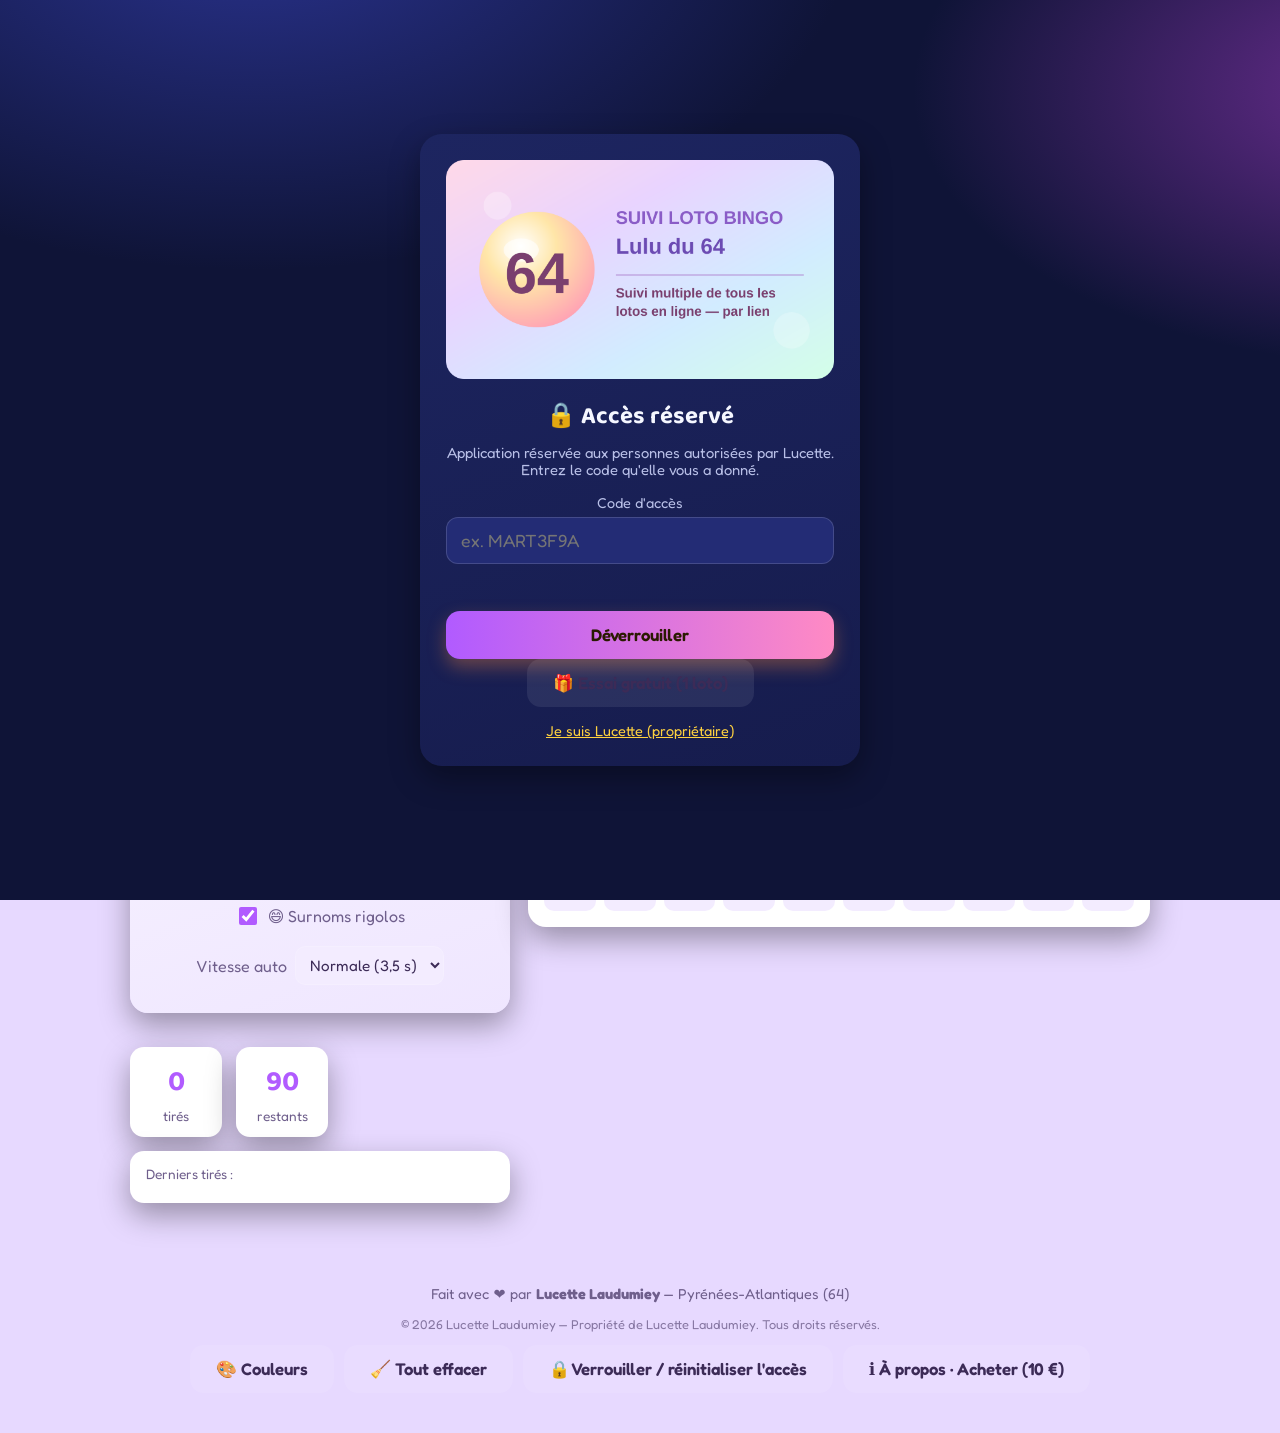
<file: index.html>
<!DOCTYPE html>
<html lang="fr">
<head>
  <meta charset="UTF-8" />
  <meta name="viewport" content="width=device-width, initial-scale=1.0" />
  <title>Suivi Loto Bingo Lulu du 64</title>
  <meta name="theme-color" content="#1d2560" />
  <meta name="apple-mobile-web-app-capable" content="yes" />
  <meta name="apple-mobile-web-app-status-bar-style" content="black-translucent" />
  <meta name="apple-mobile-web-app-title" content="Loto Bingo" />
  <meta name="mobile-web-app-capable" content="yes" />
  <link rel="manifest" href="manifest.webmanifest" />
  <link rel="icon" type="image/png" sizes="32x32" href="favicon-32.png" />
  <link rel="icon" type="image/svg+xml" href="icon.svg" />
  <link rel="apple-touch-icon" href="apple-touch-icon.png" />
  <link rel="preconnect" href="https://fonts.googleapis.com" />
  <link href="https://fonts.googleapis.com/css2?family=Fredoka:wght@400;500;600;700&family=Baloo+2:wght@500;600;700&display=swap" rel="stylesheet" />
  <link rel="stylesheet" href="style.css" />
</head>
<body>
  <!-- Écran de verrouillage (accès réservé) -->
  <div id="lockScreen" class="lock" hidden>
    <div class="lock-card">
      <img class="lock-logo" src="logo-banniere.png" alt="Suivi Loto Bingo Lulu du 64" />
      <h2>🔒 Accès réservé</h2>
      <p class="lock-hint">Application réservée aux personnes autorisées par Lucette. Entrez le code qu'elle vous a donné.</p>
      <label class="modal-field">Code d'accès
        <input id="lockCode" type="text" maxlength="14" autocomplete="off" placeholder="ex. MART3F9A" />
      </label>
      <p id="lockError" class="modal-error"></p>
      <button id="lockGo" class="btn btn-primary">Déverrouiller</button>
      <button id="trialBtn" type="button" class="btn btn-ghost">🎁 Essai gratuit (1 loto)</button>
      <button id="lockOwnerLink" type="button" class="link-btn">Je suis Lucette (propriétaire)</button>
      <div id="ownerPanel" hidden>
        <label class="modal-field">Mot de passe propriétaire
          <input id="ownerPwd" type="password" autocomplete="off" />
        </label>
        <button id="ownerGo" type="button" class="btn btn-ghost">Entrer</button>
        <div id="ownerTools" hidden>
          <hr class="owner-sep" />
          <p class="lock-hint">Générer un code à donner à un ami (gratuit) ou à un acheteur :</p>
          <label class="modal-field">Prénom de la personne
            <input id="genName" type="text" maxlength="30" autocomplete="off" />
          </label>
          <button id="genGo" type="button" class="btn btn-primary">Obtenir le code</button>
          <p id="genResult" class="gen-result"></p>
          <button id="ownerUnlock" type="button" class="btn btn-primary">Déverrouiller pour moi</button>
          <button id="trialReset" type="button" class="btn btn-ghost">🔄 Réinitialiser l'essai gratuit</button>
        </div>
      </div>
    </div>
  </div>

  <header class="app-header">
    <div class="brand">
      <span class="brand-emoji">🎱</span>
      <div class="brand-text">
        <h1>Suivi Loto Bingo · Lulu</h1>
        <p>du <strong>64</strong> — suivi de tous les lotos en ligne, par lien</p>
      </div>
    </div>
    <nav class="tabs">
      <button class="tab is-active" data-view="tirage">Tirage</button>
      <button class="tab" data-view="cartons">Mes cartons</button>
      <button class="tab" data-view="regie">Tout-en-un</button>
      <button class="tab" data-view="multi">Toutes les parties</button>
      <button id="eventBtn" class="theme-tab" title="Infos de la partie">📋</button>
      <button id="themeBtnTop" class="theme-tab" title="Changer les couleurs">🎨</button>
      <button id="zoomOut" class="theme-tab" title="Rétrécir l'affichage">🔍−</button>
      <button id="zoomIn" class="theme-tab" title="Agrandir l'affichage">🔍+</button>
    </nav>
  </header>

  <!-- Bandeau essai gratuit -->
  <div id="trialBanner" class="trial-banner" hidden>🎁 <strong>Essai gratuit — 1 loto.</strong> Achetez la version complète pour débloquer toutes les parties.</div>

  <!-- Bandeau « écran de suivi » (mode deux écrans) -->
  <div id="followBar" class="follow-bar" hidden>
    <span class="follow-dot"></span>
    Écran de suivi — Dernier numéro&nbsp;:
    <strong id="followLast">--</strong>
    <span class="follow-count"><span id="followCount">0</span>/90 tirés</span>
  </div>

  <!-- Barre des parties + infos -->
  <div id="eventBar" class="event-bar">
    <div class="party-ctrls">
      <span class="party-label">🎯 Partie</span>
      <span id="partyDot" class="party-dot"></span>
      <select id="partySelect"></select>
      <button id="partyNew" class="mini-btn" title="Nouvelle partie">➕</button>
      <button id="partyDup" class="mini-btn" title="Dupliquer la partie">⧉</button>
      <button id="partyDel" class="mini-btn" title="Supprimer la partie">🗑</button>
    </div>
    <span id="eventInfo" class="event-info"></span>
  </div>

  <!-- Infos de la partie -->
  <div id="eventModal" class="modal" hidden>
    <div class="modal-card">
      <h2>📋 Infos de la partie</h2>
      <p class="modal-hint">Ces informations s'affichent en haut et sur les cartons téléchargés.</p>
      <label class="modal-field">Loto associatif
        <input id="evAssoc" type="text" maxlength="60" placeholder="ex. Les Chats du pays d'Ornans" />
      </label>
      <label class="modal-field">Organisateur
        <input id="evOrga" type="text" maxlength="40" placeholder="ex. Comité des fêtes" />
      </label>
      <label class="modal-field">Nom de la partie
        <input id="evPartie" type="text" maxlength="30" placeholder="ex. Partie 1" />
      </label>
      <label class="modal-field">Date
        <input id="evDate" type="date" />
      </label>
      <div class="modal-field">Couleur de la partie
        <div id="evColors" class="ev-colors"></div>
      </div>
      <div class="modal-actions">
        <button id="eventClear" class="btn btn-ghost">Effacer</button>
        <button id="eventClose" class="btn btn-primary">OK</button>
      </div>
    </div>
  </div>

  <!-- ====================== VUE TIRAGE ====================== -->
  <main id="view-tirage" class="view is-active">
    <section class="draw-stage">
      <div class="current-ball-wrap">
        <div id="currentBall" class="ball big empty">--</div>
        <p id="currentLabel" class="current-label">Prêt à jouer&nbsp;?</p>
      </div>

      <div id="awaitedBox" class="awaited-box" hidden></div>

      <div class="objective-bar">
        <div class="obj-steps">
          <span class="obj-step" data-lvl="quine">Quine</span>
          <span class="obj-step" data-lvl="double">Double quine</span>
          <span class="obj-step" data-lvl="plein">Carton plein</span>
        </div>
        <div class="obj-actions">
          <button id="objNext" class="btn btn-primary">Objectif suivant ▶</button>
          <button id="objClear" class="btn btn-ghost">🧽 Effacer (nouvelle partie)</button>
        </div>
      </div>

      <div class="controls">
        <button id="drawBtn" class="btn btn-primary">
          <span class="btn-icon">🎤</span> Tirer un numéro
        </button>
        <button id="autoBtn" class="btn btn-ghost">▶︎ Tirage auto</button>
        <button id="resetBtn" class="btn btn-ghost danger">↺ Nouvelle partie</button>
      </div>

      <div class="options">
        <label class="switch">
          <input type="checkbox" id="voiceToggle" checked />
          <span>🔊 Annonce vocale</span>
        </label>
        <label class="switch">
          <input type="checkbox" id="nicknameToggle" checked />
          <span>😄 Surnoms rigolos</span>
        </label>
        <label class="speed">
          Vitesse auto
          <select id="speedSelect">
            <option value="5000">Lente (5 s)</option>
            <option value="3500" selected>Normale (3,5 s)</option>
            <option value="2000">Rapide (2 s)</option>
          </select>
        </label>
      </div>
    </section>

    <section class="stats">
      <div class="stat">
        <span class="stat-num" id="countDrawn">0</span>
        <span class="stat-label">tirés</span>
      </div>
      <div class="stat">
        <span class="stat-num" id="countLeft">90</span>
        <span class="stat-label">restants</span>
      </div>
      <div class="history">
        <span class="history-label">Derniers tirés&nbsp;:</span>
        <div id="history" class="history-list"></div>
      </div>
    </section>

    <section class="board-wrap">
      <h2 class="section-title">Tableau des 90 numéros</h2>
      <p class="board-hint">👆 Vous suivez un loto&nbsp;? Tapez un numéro pour le pointer quand il est annoncé (re-tapez pour corriger).</p>
      <div id="board" class="board" aria-label="Tableau des numéros tirés"></div>
    </section>
  </main>

  <!-- ====================== VUE CARTONS ====================== -->
  <main id="view-cartons" class="view">
    <section class="cartons-bar">
      <div class="cartons-actions">
        <label class="count-field">
          Nombre de cartons
          <input type="number" id="cartonCount" min="1" max="24" value="2" />
        </label>
        <button id="importBtn" class="btn btn-primary">📂 Importer une planche (CSV)</button>
        <input type="file" id="csvImport" accept=".csv,text/csv,text/plain" hidden />
        <button id="addPlaqueBtn" class="btn btn-ghost">➕ Saisir une plaque à la main</button>
        <button id="genCartonsBtn" class="btn btn-ghost">🎟️ Générer des cartons</button>
        <button id="downloadBtn" class="btn btn-ghost">📥 Télécharger (image)</button>
        <button id="csvBtn" class="btn btn-ghost">📄 CSV (Excel)</button>
        <button id="printBtn" class="btn btn-ghost">🖨️ Imprimer</button>
        <button id="screenBtn" class="btn btn-ghost">🖥️ Écran de suivi</button>
      </div>
      <p class="cartons-hint">
        Les numéros tirés se cochent tout seuls. La ligne se colore en
        <span class="legend quine">Quine</span>,
        <span class="legend double">Double quine</span>,
        <span class="legend plein">Carton plein</span>.
      </p>
      <p class="cartons-hint">
        🖥️ <strong>Deux écrans&nbsp;:</strong> laissez le tirage sur cet écran et
        ouvrez l'<em>Écran de suivi</em> sur l'écran d'à côté — il affiche les
        cartons qui se cochent en direct, automatiquement synchronisés.
      </p>
    </section>
    <div id="cartons" class="cartons-grid"></div>
  </main>

  <!-- ====================== VUE TOUT-EN-UN (régie) ====================== -->
  <main id="view-regie" class="view">
    <p class="board-hint" style="text-align:center">↔️ Déplacez les blocs avec les flèches <strong>◀ ▶</strong> pour arranger l'écran comme vous voulez.</p>
    <div id="regieStage" class="regie-stage">
      <div id="regieFlow" class="regie-flow">
        <section class="regie-item" data-item="draw">
          <div class="ri-head"><span>🎤 Tirage</span><span class="ri-move"><button class="ri-btn" data-dir="-1" title="Déplacer avant">◀</button><button class="ri-btn" data-dir="1" title="Déplacer après">▶</button></span></div>
          <div id="regieDraw" class="regie-slot"></div>
        </section>
        <section class="regie-item" data-item="board">
          <div class="ri-head"><span>🔢 Tableau des 90 numéros</span><span class="ri-move"><button class="ri-btn" data-dir="-1" title="Déplacer avant">◀</button><button class="ri-btn" data-dir="1" title="Déplacer après">▶</button></span></div>
          <div id="regieBoardSlot" class="regie-slot"></div>
        </section>
        <section class="regie-item" data-item="cartons">
          <div class="ri-head"><span>🎟️ Cartons — les 12 mieux placés</span><span class="ri-move"><button class="ri-btn" data-dir="-1" title="Déplacer avant">◀</button><button class="ri-btn" data-dir="1" title="Déplacer après">▶</button></span></div>
          <div id="regieCartons" class="regie-slot"></div>
        </section>
      </div>
    </div>
  </main>

  <!-- ====================== VUE TOUTES LES PARTIES ====================== -->
  <main id="view-multi" class="view">
    <h2 class="section-title">🗂️ Toutes les parties</h2>
    <p class="board-hint">Suivez plusieurs lotos <strong>en même temps</strong> : tapez les numéros directement sur le tableau de chaque partie 👇 (ou « Ouvrir » pour la vue complète).</p>
    <div id="multiGrid" class="multi-grid"></div>
  </main>

  <!-- Saisie d'une plaque achetée -->
  <div id="plaqueModal" class="modal" hidden>
    <div class="modal-card">
      <h2>➕ Saisir une plaque</h2>
      <p class="modal-hint">
        Recopiez les numéros de votre plaque, <strong>5 par ligne</strong>,
        séparés par un espace.
      </p>
      <label class="modal-field">
        Nom du joueur
        <input id="pmName" type="text" maxlength="24" placeholder="ex. Lucette" />
      </label>
      <label class="modal-field">Ligne 1
        <input id="pmRow1" inputmode="numeric" placeholder="ex. 4 12 27 38 81" />
      </label>
      <label class="modal-field">Ligne 2
        <input id="pmRow2" inputmode="numeric" placeholder="ex. 7 25 40 56 79" />
      </label>
      <label class="modal-field">Ligne 3
        <input id="pmRow3" inputmode="numeric" placeholder="ex. 9 31 48 63 90" />
      </label>
      <p id="pmError" class="modal-error"></p>
      <div class="modal-actions">
        <button id="pmCancel" class="btn btn-ghost">Annuler</button>
        <button id="pmSave" class="btn btn-primary">Ajouter la plaque</button>
      </div>
    </div>
  </div>

  <!-- À propos / Acheter -->
  <div id="aboutModal" class="modal" hidden>
    <div class="modal-card about-card">
      <h2>ℹ️ À propos &amp; Acheter</h2>
      <img class="about-banner" src="logo-banniere.png" alt="Suivi Loto Bingo Lulu du 64" />
      <p><strong>Suivi Loto Bingo Lulu du 64</strong> — fini les pions&nbsp;! L'application
         coche les numéros toute seule et prévient des quines.</p>
      <div class="price-tag">Version complète&nbsp;: <strong>10 €</strong></div>
      <ul class="price-terms">
        <li>✅ 1 adresse e-mail</li>
        <li>📱 utilisable sur 3 appareils</li>
        <li>🔄 renouvellement <strong>5 €/an</strong> (avec mises à jour si nécessaire)</li>
      </ul>
      <div id="payArea" class="pay-area">
        <p>Pour l'acheter, contactez la propriétaire.</p>
      </div>
      <p class="about-owners">
        Application © 2026 — propriété de<br />
        <strong>Lucette Laudumiey</strong> (Pyrénées-Atlantiques, 64).
      </p>
      <div class="modal-actions">
        <button id="aboutClose" class="btn btn-primary">Fermer</button>
      </div>
    </div>
  </div>

  <!-- Confirmation / message (remplace les boîtes du navigateur, bloquées en ligne) -->
  <div id="confirmModal" class="modal" hidden>
    <div class="modal-card confirm-card">
      <p id="confirmText"></p>
      <div class="modal-actions">
        <button id="confirmNo" class="btn btn-ghost">Annuler</button>
        <button id="confirmYes" class="btn btn-primary">Confirmer</button>
      </div>
    </div>
  </div>

  <!-- Bannière de victoire -->
  <div id="winBanner" class="win-banner" hidden>
    <div class="win-card">
      <div class="win-emoji">🎉</div>
      <h2 id="winTitle">Quine&nbsp;!</h2>
      <div id="winList" class="win-list"></div>
      <div class="win-actions">
        <button id="winClose" class="btn btn-primary">Suivant ▶</button>
        <button id="winNewGame" class="btn btn-ghost">↺ Nouvelle partie</button>
      </div>
    </div>
  </div>

  <footer class="app-footer">
    <p>Fait avec ❤️ par <strong>Lucette Laudumiey</strong> — Pyrénées-Atlantiques (64)</p>
    <p class="copyright">© 2026 Lucette Laudumiey — Propriété de Lucette Laudumiey. Tous droits réservés.</p>
    <div class="footer-btns">
      <button id="themeBtn" class="btn btn-ghost">🎨 Couleurs</button>
      <button id="resetAllBtn" class="btn btn-ghost">🧹 Tout effacer</button>
      <button id="relockBtn" class="btn btn-ghost">🔒 Verrouiller / réinitialiser l'accès</button>
      <button id="aboutBtn" class="btn btn-ghost">ℹ️ À propos · Acheter (10 €)</button>
    </div>
  </footer>

  <!-- Choix des couleurs (thème) -->
  <div id="themeModal" class="modal" hidden>
    <div class="modal-card theme-card">
      <h2>🎨 Couleurs de l'application</h2>
      <p class="modal-hint">Choisissez une ambiance, ou vos propres couleurs. Le choix est gardé pour la prochaine fois.</p>
      <div id="themePresets" class="theme-presets"></div>
      <div class="theme-custom">
        <label>Couleur principale<br /><input type="color" id="accentPick" /></label>
        <label>Couleur du fond<br /><input type="color" id="bgPick" /></label>
      </div>
      <div class="modal-actions">
        <button id="themeReset" class="btn btn-ghost">↺ Réinitialiser</button>
        <button id="themeClose" class="btn btn-primary">Fermer</button>
      </div>
    </div>
  </div>

  <script src="script.js"></script>
</body>
</html>
</file>
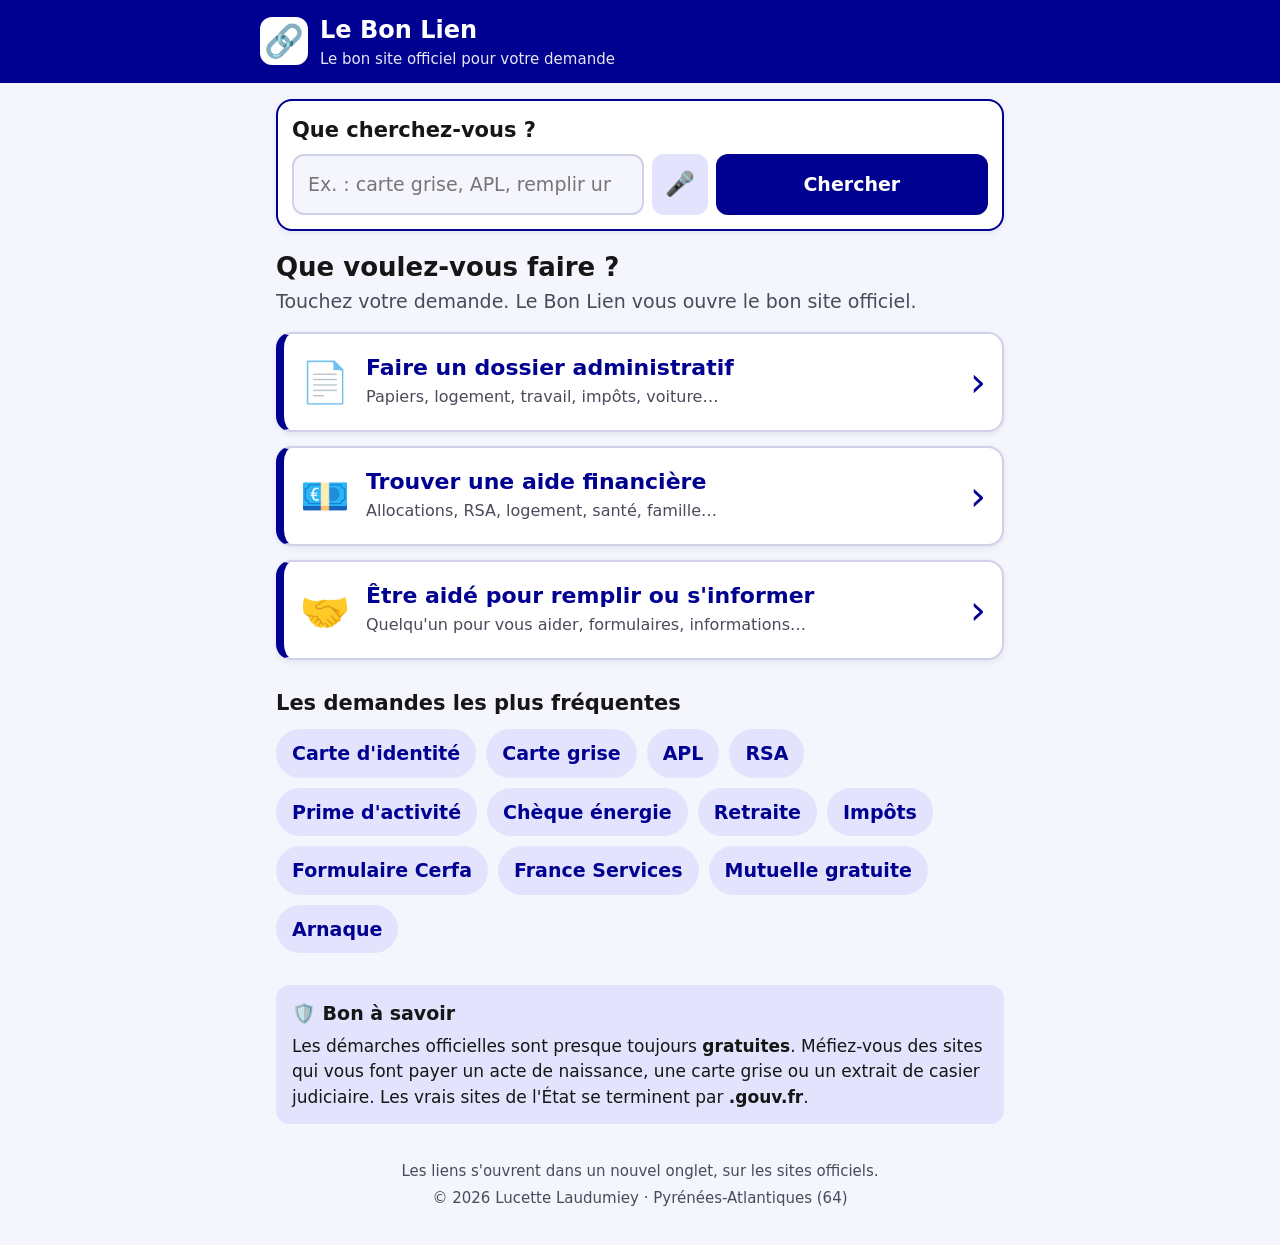
<file: bon-lien/index.html>
<!DOCTYPE html>
<html lang="fr">
<head>
  <meta charset="UTF-8">
  <meta name="viewport" content="width=device-width, initial-scale=1">
  <title>Le Bon Lien</title>
  <meta name="description" content="Dites ce que vous cherchez : un dossier administratif, une aide financière ou quelqu'un pour vous aider. Le Bon Lien vous ouvre directement le bon site officiel.">
  <meta name="theme-color" content="#000091">
  <link rel="manifest" href="manifest.webmanifest">
  <link rel="icon" href="icon.svg" type="image/svg+xml">
  <link rel="apple-touch-icon" href="icon.svg">
  <link rel="stylesheet" href="style.css">
</head>
<body>
  <header class="entete">
    <a href="#" class="marque" aria-label="Retour à l'accueil">
      <span class="logo" aria-hidden="true">🔗</span>
      <span>
        <strong>Le Bon Lien</strong>
        <small>Le bon site officiel pour votre demande</small>
      </span>
    </a>
  </header>

  <main id="contenu">
    <!-- Recherche, toujours visible -->
    <form class="recherche" id="form-recherche" role="search">
      <label for="q">Que cherchez-vous ?</label>
      <div class="champ">
        <input id="q" type="search" autocomplete="off" enterkeyhint="search"
               placeholder="Ex. : carte grise, APL, remplir un formulaire…">
        <button type="button" id="micro" class="micro" hidden aria-label="Dire ma demande à voix haute" title="Dire ma demande">🎤</button>
        <button type="submit" class="btn-chercher">Chercher</button>
      </div>
      <p class="ecoute" id="ecoute" hidden>🎤 Je vous écoute… dites votre demande.</p>
    </form>

    <!-- Vue dynamique : accueil, demande, thème ou résultats -->
    <div id="vue" aria-live="polite"></div>

    <aside class="prudence">
      <b>🛡️ Bon à savoir</b>
      <p>Les démarches officielles sont presque toujours <b>gratuites</b>. Méfiez-vous des sites qui vous font payer un acte de naissance, une carte grise ou un extrait de casier judiciaire. Les vrais sites de l'État se terminent par <b>.gouv.fr</b>.</p>
    </aside>
  </main>

  <footer class="pied">
    <p>Les liens s'ouvrent dans un nouvel onglet, sur les sites officiels.</p>
    <p>© 2026 Lucette Laudumiey · Pyrénées-Atlantiques (64)</p>
  </footer>

  <script src="data.js"></script>
  <script src="app.js"></script>
</body>
</html>
</file>
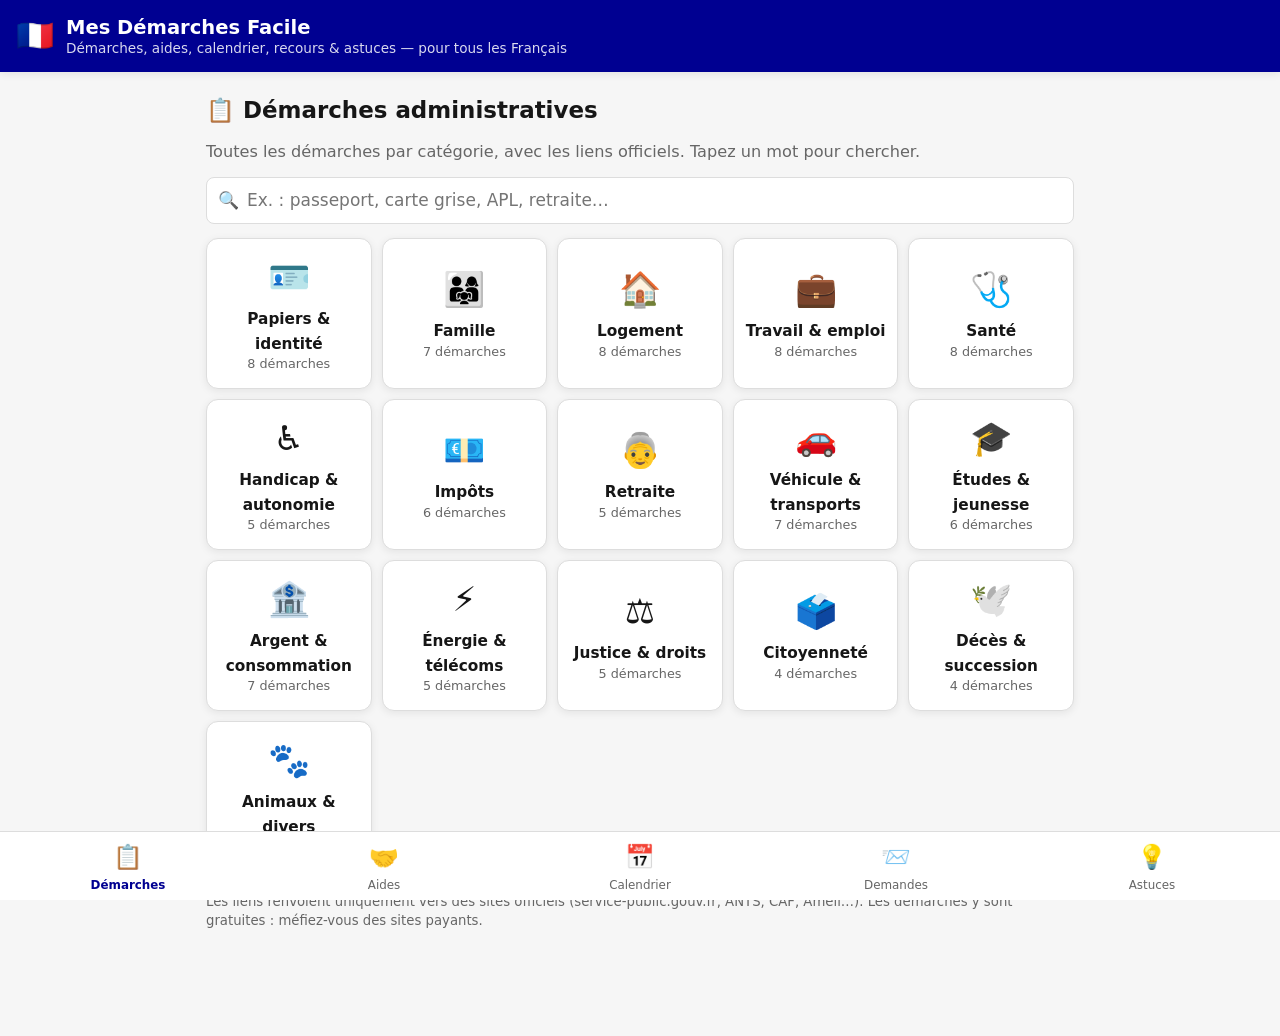
<file: demarches/index.html>
<!DOCTYPE html>
<html lang="fr">
<head>
  <meta charset="utf-8">
  <meta name="viewport" content="width=device-width, initial-scale=1">
  <title>Mes Démarches Facile</title>
  <meta name="description" content="Toutes les démarches administratives françaises par catégorie, les aides, un calendrier des prélèvements et rendez-vous, le suivi des demandes jamais honorées et des astuces pour récupérer de l'argent et mieux vivre.">
  <meta name="theme-color" content="#000091">
  <link rel="manifest" href="manifest.webmanifest">
  <link rel="stylesheet" href="style.css">
</head>
<body>
  <header class="entete">
    <span class="logo">🇫🇷</span>
    <h1>Mes Démarches Facile <small>Démarches, aides, calendrier, recours & astuces — pour tous les Français</small></h1>
  </header>

  <main>
    <!-- Démarches -->
    <section id="page-demarches" class="page active">
      <h2>📋 Démarches administratives</h2>
      <p class="intro">Toutes les démarches par catégorie, avec les liens officiels. Tapez un mot pour chercher.</p>
      <div class="recherche"><input id="rech-dem" type="search" placeholder="Ex. : passeport, carte grise, APL, retraite…"></div>
      <div id="dem-contenu"></div>
      <p class="notice">Les liens renvoient uniquement vers des sites officiels (service-public.gouv.fr, ANTS, CAF, Ameli…). Les démarches y sont gratuites : méfiez-vous des sites payants.</p>
    </section>

    <!-- Aides -->
    <section id="page-aides" class="page">
      <h2>🤝 Aides & allocations</h2>
      <p class="intro">Choisissez votre situation pour voir les aides qui vous concernent. Puis simulez-les toutes en 10 minutes.</p>
      <div class="puces" id="puces-profil"></div>
      <div class="liens" style="margin-bottom:12px"><a href="https://www.mesdroitssociaux.gouv.fr" target="_blank" rel="noopener">🧮 Simuler toutes mes aides (officiel)</a></div>
      <div id="aides-contenu"></div>
    </section>

    <!-- Calendrier -->
    <section id="page-calendrier" class="page">
      <h2>📅 Mon calendrier</h2>
      <p class="intro">Prélèvements, rentrées d'argent, sorties, rendez-vous médicaux, démarches : tout au même endroit. Les données restent sur votre appareil.</p>
      <div class="bilan" id="bilan"></div>
      <div class="cal-tete">
        <button id="cal-prec" aria-label="Mois précédent">‹</button>
        <b id="cal-titre"></b>
        <button id="cal-suiv" aria-label="Mois suivant">›</button>
      </div>
      <div class="cal-grille" id="cal-grille"></div>
      <div class="legende">
        <span><i class="pt t-prelevement"></i> Prélèvement</span>
        <span><i class="pt t-revenu"></i> Rentrée</span>
        <span><i class="pt t-sortie"></i> Sortie</span>
        <span><i class="pt t-medical"></i> Médical</span>
        <span><i class="pt t-demarche"></i> Démarche</span>
        <span><i class="pt t-autre"></i> Autre</span>
      </div>
      <h3 id="jour-titre"></h3>
      <div id="jour-evts" class="carte"></div>
      <div class="form">
        <b>➕ Ajouter au calendrier</b>
        <div class="ligne">
          <div><label>Titre</label><input id="ev-titre" placeholder="Ex. : Loyer, Salaire, Dentiste…"></div>
          <div><label>Type</label>
            <select id="ev-type">
              <option value="prelevement">Prélèvement (sortie automatique)</option>
              <option value="revenu">Rentrée d'argent</option>
              <option value="sortie">Sortie / dépense</option>
              <option value="medical">Rendez-vous médical</option>
              <option value="demarche">Démarche administrative</option>
              <option value="autre">Autre</option>
            </select></div>
        </div>
        <div class="ligne">
          <div><label>Date</label><input id="ev-date" type="date"></div>
          <div><label>Montant (€, facultatif)</label><input id="ev-montant" type="number" step="0.01" inputmode="decimal"></div>
        </div>
        <div class="ligne">
          <div><label>Répétition</label>
            <select id="ev-rep">
              <option value="0">Une seule fois</option>
              <option value="mensuel">Tous les mois</option>
              <option value="annuel">Tous les ans</option>
            </select></div>
          <div><label>Note (facultatif)</label><input id="ev-note" placeholder="Heure, lieu, référence…"></div>
        </div>
        <div class="actions">
          <button class="btn" id="ev-ajouter">Ajouter</button>
          <button class="btn sec" id="ev-reperes">📌 Ajouter les dates repères de l'année</button>
          <button class="btn sec" id="ev-ics">⬇️ Exporter (.ics)</button>
        </div>
      </div>
    </section>

    <!-- Demandes non honorées -->
    <section id="page-demandes" class="page">
      <h2>📨 Mes demandes</h2>
      <p class="intro">Notez ici chaque demande faite à une administration, une entreprise, un site internet, un propriétaire ou un employeur. L'appli compte les jours, vous dit quoi faire à chaque étape et rédige vos courriers quand une demande n'a jamais été honorée.</p>
      <div id="alerte-demandes"></div>
      <div class="puces" id="puces-statut"></div>
      <div id="demandes-contenu"></div>
      <div class="form">
        <b>➕ Nouvelle demande</b>
        <div class="ligne">
          <div><label>Objet de la demande</label><input id="dm-objet" placeholder="Ex. : Remboursement commande n°…, dossier APL…"></div>
          <div><label>Organisme / entreprise</label><input id="dm-org" placeholder="Ex. : CAF, Amazon, mon propriétaire…"></div>
        </div>
        <div class="ligne">
          <div><label>Type d'interlocuteur</label>
            <select id="dm-type">
              <option value="administration">Administration / service public</option>
              <option value="entreprise">Entreprise / achat sur internet</option>
              <option value="logement">Propriétaire / bailleur / syndic</option>
              <option value="employeur">Employeur</option>
            </select></div>
          <div><label>Date de la demande</label><input id="dm-date" type="date"></div>
        </div>
        <div class="ligne">
          <div><label>Référence / n° de dossier</label><input id="dm-ref" placeholder="Facultatif"></div>
          <div><label>Montant en jeu (€)</label><input id="dm-montant" type="number" step="0.01" inputmode="decimal"></div>
        </div>
        <label>Notes (preuves, échanges…)</label><textarea id="dm-note"></textarea>
        <div class="actions"><button class="btn" id="dm-ajouter">Enregistrer la demande</button></div>
      </div>
    </section>

    <!-- Astuces -->
    <section id="page-astuces" class="page">
      <h2>💡 Astuces</h2>
      <p class="intro">Récupérer de l'argent, dépenser moins, être en meilleure santé et vivre mieux.</p>
      <div class="puces" id="puces-astuces"></div>
      <div id="astuces-contenu"></div>
    </section>
  </main>

  <nav class="onglets">
    <button data-page="demarches" class="active"><span class="ic">📋</span>Démarches</button>
    <button data-page="aides"><span class="ic">🤝</span>Aides</button>
    <button data-page="calendrier"><span class="ic">📅</span>Calendrier</button>
    <button data-page="demandes"><span class="ic">📨</span>Demandes</button>
    <button data-page="astuces"><span class="ic">💡</span>Astuces</button>
  </nav>

  <dialog id="dlg-courrier">
    <div class="form">
      <b id="dlg-titre">Courrier</b>
      <div class="ligne">
        <div><label>Vos nom et prénom</label><input id="c-nom"></div>
        <div><label>Votre adresse</label><input id="c-adresse"></div>
      </div>
      <pre class="courrier" id="c-texte"></pre>
      <div class="actions">
        <button class="btn" id="c-copier">📋 Copier</button>
        <button class="btn sec" id="c-imprimer">🖨️ Imprimer</button>
        <button class="btn sec" id="c-fermer">Fermer</button>
      </div>
    </div>
  </dialog>

  <script src="data.js"></script>
  <script src="app.js"></script>
</body>
</html>
</file>
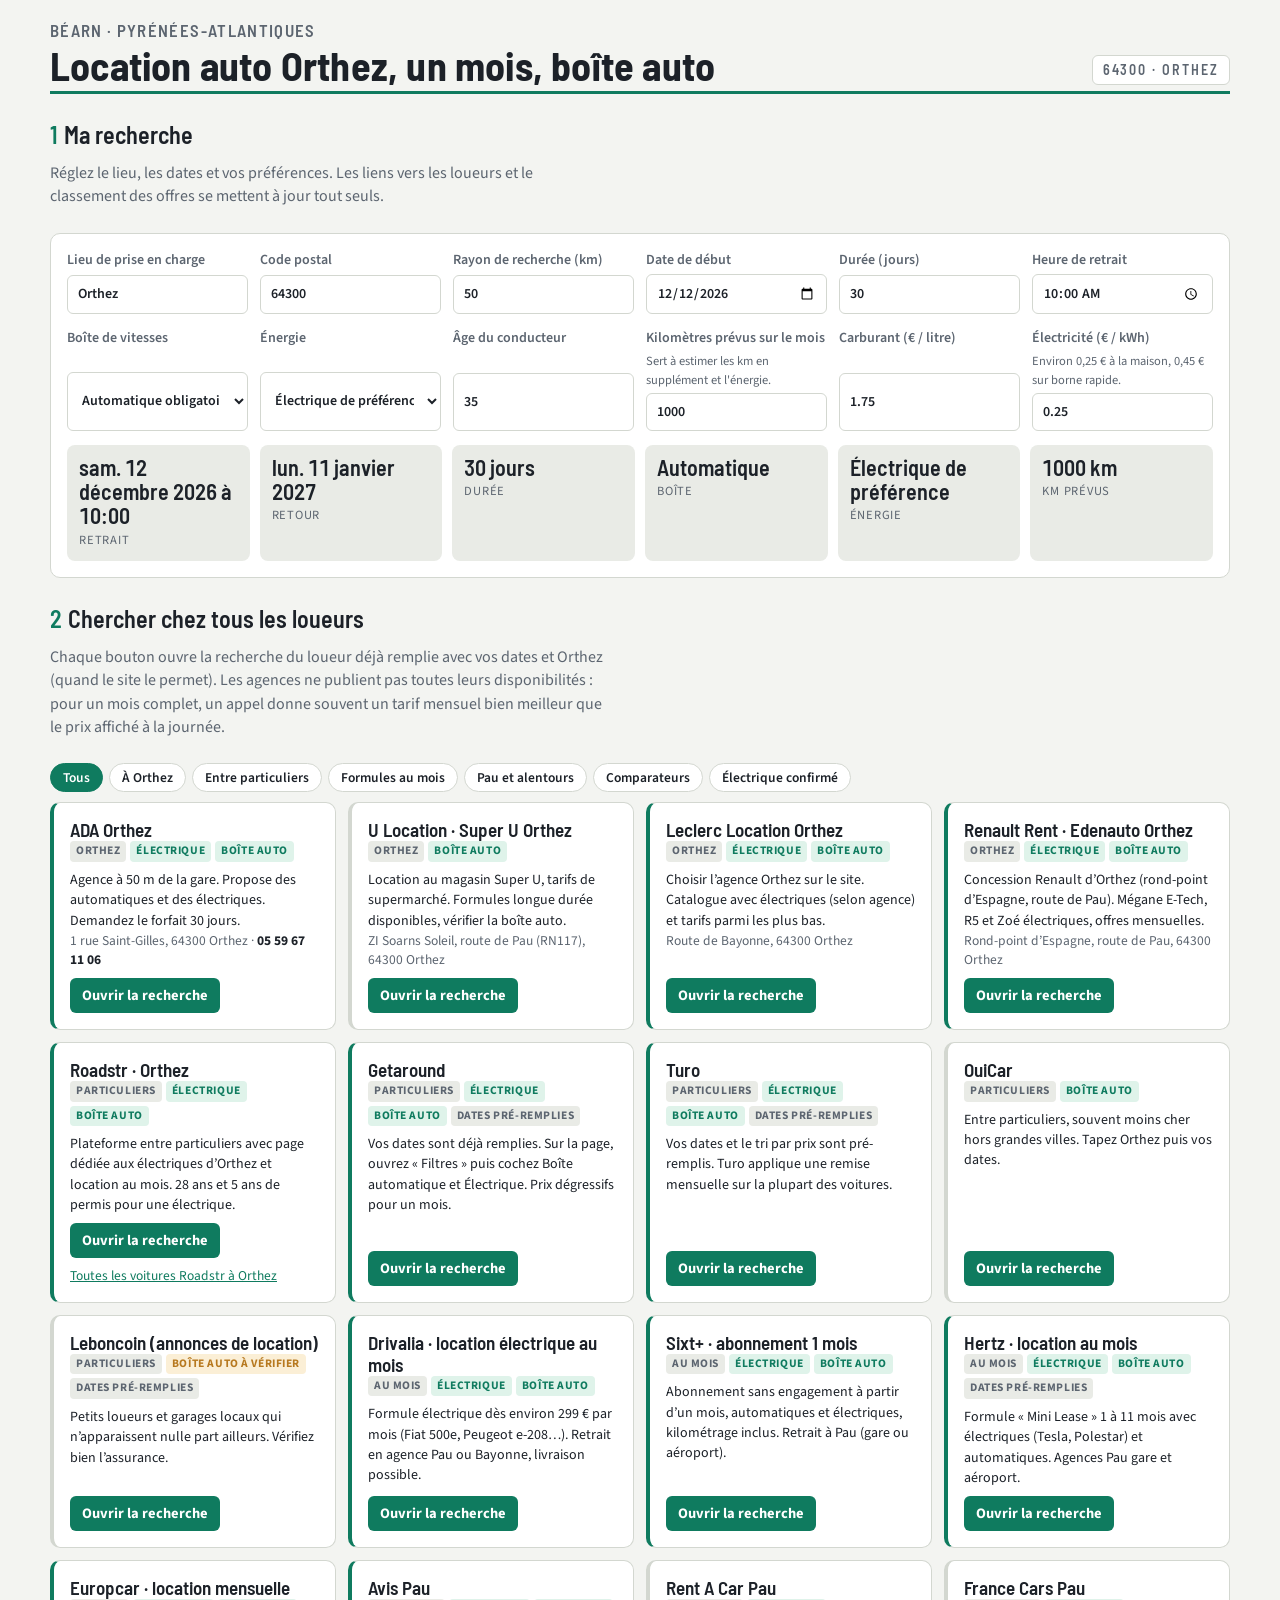
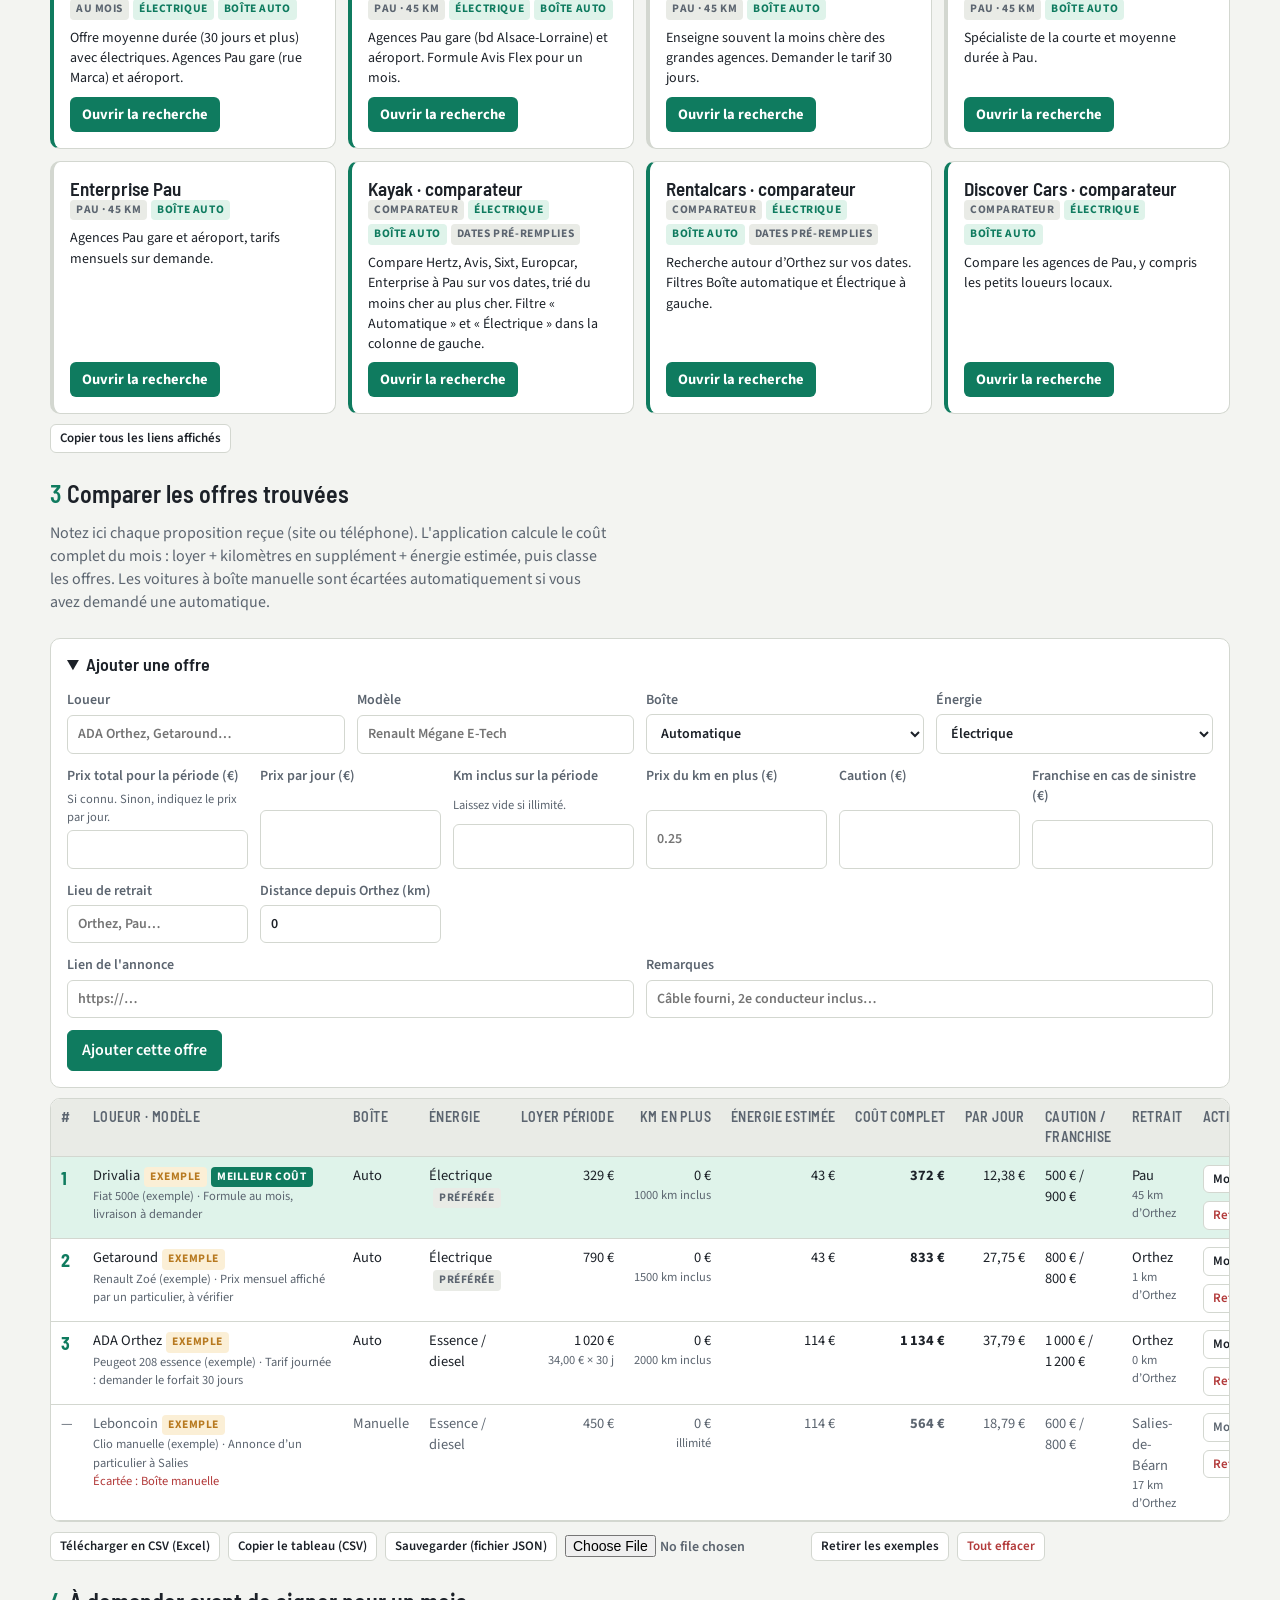
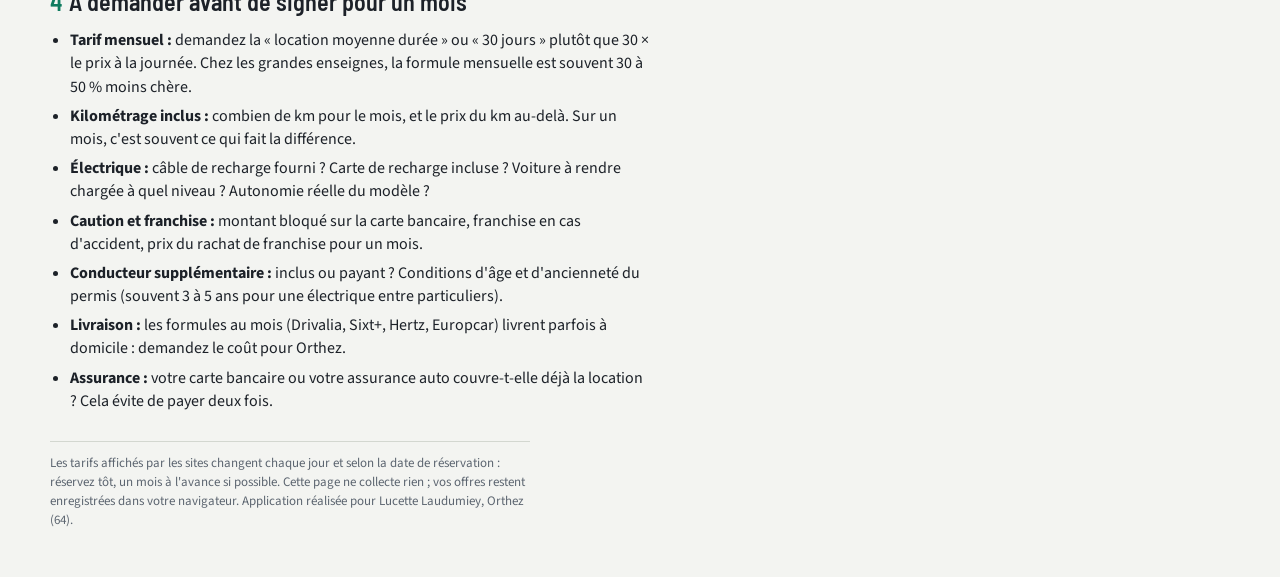
<file: location-voitures-orthez/index.html>
<!DOCTYPE html>
<html lang="fr">
<head>
<meta charset="utf-8">
<meta name="viewport" content="width=device-width, initial-scale=1, viewport-fit=cover">
<title>Location Auto Orthez</title>
<meta name="description" content="Trouver une voiture de location à Orthez pour un mois : boîte automatique, électrique de préférence, au meilleur tarif. Liens pré-remplis vers tous les loueurs et comparateur de coût complet.">
<link rel="stylesheet" href="https://fonts.googleapis.com/css2?family=Barlow+Semi+Condensed:wght@500;600;700&family=Source+Sans+3:ital,wght@0,400;0,600;0,700;1,400&display=swap">
<style>
/* Mise en page : un tableau de bord en une colonne, réglages en haut (carte "poste de conduite"),
   puis la liste des loueurs en grille, puis le comparateur d'offres en tableau. */
:root{
  --bg:#f3f4f1;        /* gris très clair, légèrement vert (asphalte mouillé au soleil) */
  --surface:#ffffff;
  --surface-2:#e9ebe6;
  --fg:#1c2128;
  --muted:#5c6570;
  --line:#d3d7d0;
  --accent:#0f7b5f;    /* vert borne de recharge */
  --accent-fg:#ffffff;
  --accent-soft:#dff3ea;
  --warn:#b7791f;
  --warn-soft:#fbefd6;
  --bad:#b23a3a;
  --bad-soft:#f8e1e1;
  --good:#0f7b5f;
  --display:"Barlow Semi Condensed","Arial Narrow",Arial,sans-serif;
  --body:"Source Sans 3","Segoe UI",Roboto,Arial,sans-serif;
  color-scheme:light;
}
@media (prefers-color-scheme: dark){
  :root:not([data-theme="light"]){
    --bg:#15181c; --surface:#1f2429; --surface-2:#2a3037; --fg:#e8eae6; --muted:#a3aab2;
    --line:#3a414a; --accent:#3fc59a; --accent-fg:#0c1d17; --accent-soft:#1c3a30;
    --warn:#e0a94a; --warn-soft:#3d3018; --bad:#e07070; --bad-soft:#3f2222; --good:#3fc59a;
    color-scheme:dark;
  }
}
:root[data-theme="dark"]{
  --bg:#15181c; --surface:#1f2429; --surface-2:#2a3037; --fg:#e8eae6; --muted:#a3aab2;
  --line:#3a414a; --accent:#3fc59a; --accent-fg:#0c1d17; --accent-soft:#1c3a30;
  --warn:#e0a94a; --warn-soft:#3d3018; --bad:#e07070; --bad-soft:#3f2222; --good:#3fc59a;
  color-scheme:dark;
}
*{box-sizing:border-box}
html,body{margin:0}
body{background:var(--bg);color:var(--fg);font-family:var(--body);font-size:16px;line-height:1.45;padding-inline:16px;padding-block:0 48px}
.wrap{max-width:1180px;margin:0 auto;display:grid;gap:28px}
header.top{display:flex;flex-wrap:wrap;align-items:flex-end;justify-content:space-between;gap:12px;padding-block:22px 6px;border-bottom:3px solid var(--accent)}
header.top h1{font-family:var(--display);font-weight:700;font-size:clamp(28px,5vw,40px);line-height:1;margin:0;letter-spacing:.2px;text-wrap:balance}
header.top h1 small{display:block;font-size:.42em;font-weight:600;color:var(--muted);letter-spacing:.08em;text-transform:uppercase;margin-bottom:6px}
header.top .plate{font-family:var(--display);font-weight:600;font-size:14px;letter-spacing:.14em;text-transform:uppercase;color:var(--muted);border:1.5px solid var(--line);border-radius:6px;padding:4px 10px;background:var(--surface)}
h2{font-family:var(--display);font-weight:600;font-size:24px;margin:0 0 4px;line-height:1.1;text-wrap:balance}
h2 .n{color:var(--accent);margin-right:6px}
.lead{color:var(--muted);margin:0 0 14px;max-width:70ch}
section{display:grid;gap:10px;min-width:0}
.card{background:var(--surface);border:1px solid var(--line);border-radius:10px;padding:16px}
label{display:grid;gap:4px;font-size:14px;font-weight:600;color:var(--muted)}
label > span.help{font-weight:400;font-size:12.5px}
input,select,textarea,button{font:inherit;color:inherit}
input[type=text],input[type=number],input[type=date],input[type=time],input[type=url],select,textarea{
  width:100%;background:var(--surface);border:1px solid var(--line);border-radius:6px;padding:8px 10px;color:var(--fg);min-width:0}
input:focus-visible,select:focus-visible,textarea:focus-visible,button:focus-visible,a:focus-visible{outline:2px solid var(--accent);outline-offset:2px}
.grid{display:grid;gap:12px;grid-template-columns:repeat(auto-fit,minmax(170px,1fr))}
.grid.tight{grid-template-columns:repeat(auto-fit,minmax(140px,1fr))}
.row{display:flex;flex-wrap:wrap;gap:8px;align-items:center}
button{border:1px solid var(--line);background:var(--surface);border-radius:6px;padding:8px 14px;cursor:pointer;font-weight:600}
button:hover{border-color:var(--accent)}
button.primary{background:var(--accent);color:var(--accent-fg);border-color:var(--accent)}
button.small{padding:4px 9px;font-size:13px}
button.danger{color:var(--bad)}
.summary{display:grid;gap:10px;grid-template-columns:repeat(auto-fit,minmax(150px,1fr))}
.summary .tile{background:var(--surface-2);border-radius:8px;padding:10px 12px}
.summary .tile b{display:block;font-family:var(--display);font-size:22px;font-weight:600;line-height:1.1;font-variant-numeric:tabular-nums}
.summary .tile span{font-size:12.5px;color:var(--muted);text-transform:uppercase;letter-spacing:.06em}
/* Loueurs */
.filters{display:flex;flex-wrap:wrap;gap:6px}
.chip{border:1px solid var(--line);border-radius:999px;padding:4px 12px;font-size:13.5px;font-weight:600;background:var(--surface);cursor:pointer}
.chip[aria-pressed="true"]{background:var(--accent);color:var(--accent-fg);border-color:var(--accent)}
.providers{display:grid;gap:12px;grid-template-columns:repeat(auto-fill,minmax(250px,1fr))}
.prov{display:grid;grid-template-rows:auto 1fr auto;gap:8px;min-width:0;border-left:4px solid var(--line)}
.prov.elec{border-left-color:var(--accent)}
.prov h3{margin:0;font-family:var(--display);font-size:19px;font-weight:600;line-height:1.15}
.prov .meta{font-size:13px;color:var(--muted);display:flex;flex-wrap:wrap;gap:4px 10px}
.prov .note{font-size:14px;margin:0}
.tags{display:flex;flex-wrap:wrap;gap:4px}
.tag{font-size:11.5px;font-weight:700;letter-spacing:.05em;text-transform:uppercase;border-radius:4px;padding:2px 6px;background:var(--surface-2);color:var(--muted)}
.tag.ok{background:var(--accent-soft);color:var(--accent)}
.tag.warn{background:var(--warn-soft);color:var(--warn)}
.prov a.go{display:inline-block;background:var(--accent);color:var(--accent-fg);text-decoration:none;font-weight:700;border-radius:6px;padding:7px 12px;font-size:14.5px}
.prov a.alt{font-size:13.5px;color:var(--accent)}
.contact{font-size:13.5px;color:var(--muted)}
.contact code{font-family:var(--body);font-weight:700;color:var(--fg);user-select:all}
/* Offres */
.tablewrap{overflow-x:auto;border:1px solid var(--line);border-radius:10px;background:var(--surface)}
table{border-collapse:collapse;width:100%;min-width:1100px;font-size:14.5px}
th:nth-child(2),td:nth-child(2){min-width:260px}
th,td{padding:8px 10px;border-bottom:1px solid var(--line);text-align:left;vertical-align:top}
th{font-family:var(--display);font-weight:600;font-size:14px;letter-spacing:.03em;text-transform:uppercase;color:var(--muted);background:var(--surface-2);position:sticky;top:0}
td.num,th.num{text-align:right;font-variant-numeric:tabular-nums;white-space:nowrap}
tr.best td{background:var(--accent-soft)}
tr.out td{color:var(--muted)}
tr.out td .why{color:var(--bad);font-size:12.5px;display:block}
.rank{font-family:var(--display);font-weight:700;font-size:18px;color:var(--accent)}
.badge{display:inline-block;font-size:11.5px;font-weight:700;letter-spacing:.05em;text-transform:uppercase;border-radius:4px;padding:2px 6px;background:var(--surface-2);color:var(--muted);margin-left:4px}
.badge.ex{background:var(--warn-soft);color:var(--warn)}
.badge.best{background:var(--accent);color:var(--accent-fg)}
td .sub{display:block;font-size:12.5px;color:var(--muted)}
td a{color:var(--accent)}
details.form{border:1px solid var(--line);border-radius:10px;background:var(--surface)}
details.form summary{cursor:pointer;padding:12px 16px;font-family:var(--display);font-weight:600;font-size:18px}
details.form .inner{padding:0 16px 16px;display:grid;gap:12px}
.status{font-size:14px;color:var(--muted);min-height:1.4em}
.empty{padding:22px;text-align:center;color:var(--muted)}
ul.check{margin:0;padding-left:20px;display:grid;gap:6px;max-width:75ch}
ul.check li b{font-weight:700}
footer{font-size:13px;color:var(--muted);border-top:1px solid var(--line);padding-top:12px;max-width:80ch}
.sr{position:absolute;left:-9999px}
textarea.csv{font-family:ui-monospace,Menlo,Consolas,monospace;font-size:12.5px;min-height:120px}
@media (max-width:520px){ .prov{grid-template-rows:auto} header.top .plate{display:none} }
@media (prefers-reduced-motion:no-preference){ button,.chip,a.go{transition:background .15s,border-color .15s} }
</style>
</head>
<body>
<div class="wrap">

<header class="top">
  <h1><small>Béarn · Pyrénées-Atlantiques</small>Location auto Orthez, un mois, boîte auto</h1>
  <div class="plate" aria-hidden="true">64300 · ORTHEZ</div>
</header>

<section id="reglages">
  <h2><span class="n">1</span>Ma recherche</h2>
  <p class="lead">Réglez le lieu, les dates et vos préférences. Les liens vers les loueurs et le classement des offres se mettent à jour tout seuls.</p>
  <div class="card" style="display:grid;gap:14px">
    <div class="grid">
      <label>Lieu de prise en charge<input type="text" id="lieu" value="Orthez"></label>
      <label>Code postal<input type="text" id="cp" value="64300" inputmode="numeric"></label>
      <label>Rayon de recherche (km)<input type="number" id="rayon" value="50" min="5" max="200" step="5"></label>
      <label>Date de début<input type="date" id="debut"></label>
      <label>Durée (jours)<input type="number" id="jours" value="30" min="1" max="120"></label>
      <label>Heure de retrait<input type="time" id="heure" value="10:00"></label>
    </div>
    <div class="grid">
      <label>Boîte de vitesses
        <select id="boite">
          <option value="auto" selected>Automatique obligatoire</option>
          <option value="any">Peu importe</option>
        </select></label>
      <label>Énergie
        <select id="energie">
          <option value="pref" selected>Électrique de préférence</option>
          <option value="only">Électrique uniquement</option>
          <option value="any">Peu importe</option>
        </select></label>
      <label>Âge du conducteur<input type="number" id="age" value="35" min="18" max="99"></label>
      <label>Kilomètres prévus sur le mois<span class="help">Sert à estimer les km en supplément et l'énergie.</span><input type="number" id="km" value="1000" min="0" step="50"></label>
      <label>Carburant (€ / litre)<input type="number" id="prixCarbu" value="1.75" min="0" step="0.01"></label>
      <label>Électricité (€ / kWh)<span class="help">Environ 0,25 € à la maison, 0,45 € sur borne rapide.</span><input type="number" id="prixKwh" value="0.25" min="0" step="0.01"></label>
    </div>
    <div class="summary" id="resume"></div>
  </div>
</section>

<section id="loueurs">
  <h2><span class="n">2</span>Chercher chez tous les loueurs</h2>
  <p class="lead">Chaque bouton ouvre la recherche du loueur déjà remplie avec vos dates et Orthez (quand le site le permet). Les agences ne publient pas toutes leurs disponibilités : pour un mois complet, un appel donne souvent un tarif mensuel bien meilleur que le prix affiché à la journée.</p>
  <div class="filters" id="filtres" role="group" aria-label="Filtrer les loueurs">
    <button class="chip" data-f="all" aria-pressed="true">Tous</button>
    <button class="chip" data-f="orthez" aria-pressed="false">À Orthez</button>
    <button class="chip" data-f="particuliers" aria-pressed="false">Entre particuliers</button>
    <button class="chip" data-f="mois" aria-pressed="false">Formules au mois</button>
    <button class="chip" data-f="pau" aria-pressed="false">Pau et alentours</button>
    <button class="chip" data-f="comparateur" aria-pressed="false">Comparateurs</button>
    <button class="chip" data-f="elec" aria-pressed="false">Électrique confirmé</button>
  </div>
  <div class="providers" id="providers"></div>
  <div class="row">
    <button id="copierLiens" class="small">Copier tous les liens affichés</button>
    <span class="status" id="statutLiens"></span>
  </div>
</section>

<section id="offres">
  <h2><span class="n">3</span>Comparer les offres trouvées</h2>
  <p class="lead">Notez ici chaque proposition reçue (site ou téléphone). L'application calcule le coût complet du mois : loyer + kilomètres en supplément + énergie estimée, puis classe les offres. Les voitures à boîte manuelle sont écartées automatiquement si vous avez demandé une automatique.</p>

  <details class="form" id="formOffre" open>
    <summary>Ajouter une offre</summary>
    <div class="inner">
      <div class="grid">
        <label>Loueur<input type="text" id="o_loueur" list="listeLoueurs" placeholder="ADA Orthez, Getaround…"><datalist id="listeLoueurs"></datalist></label>
        <label>Modèle<input type="text" id="o_modele" placeholder="Renault Mégane E-Tech"></label>
        <label>Boîte<select id="o_boite"><option value="auto">Automatique</option><option value="manuelle">Manuelle</option></select></label>
        <label>Énergie<select id="o_energie"><option value="electrique">Électrique</option><option value="hybride">Hybride</option><option value="thermique">Essence / diesel</option></select></label>
      </div>
      <div class="grid">
        <label>Prix total pour la période (€)<span class="help">Si connu. Sinon, indiquez le prix par jour.</span><input type="number" id="o_total" min="0" step="1"></label>
        <label>Prix par jour (€)<input type="number" id="o_jour" min="0" step="0.5"></label>
        <label>Km inclus sur la période<span class="help">Laissez vide si illimité.</span><input type="number" id="o_km" min="0" step="50"></label>
        <label>Prix du km en plus (€)<input type="number" id="o_kmsupp" min="0" step="0.01" placeholder="0.25"></label>
        <label>Caution (€)<input type="number" id="o_caution" min="0" step="10"></label>
        <label>Franchise en cas de sinistre (€)<input type="number" id="o_franchise" min="0" step="50"></label>
        <label>Lieu de retrait<input type="text" id="o_lieu" placeholder="Orthez, Pau…"></label>
        <label>Distance depuis Orthez (km)<input type="number" id="o_dist" min="0" step="1" value="0"></label>
      </div>
      <div class="grid">
        <label>Lien de l'annonce<input type="url" id="o_url" placeholder="https://…"></label>
        <label>Remarques<input type="text" id="o_note" placeholder="Câble fourni, 2e conducteur inclus…"></label>
      </div>
      <div class="row">
        <button class="primary" id="ajouter">Ajouter cette offre</button>
        <button id="annulerEdit" hidden>Annuler la modification</button>
        <span class="status" id="statutOffre"></span>
      </div>
    </div>
  </details>

  <div class="tablewrap">
    <table id="tableOffres" aria-describedby="statutOffre">
      <thead><tr>
        <th>#</th><th>Loueur · modèle</th><th>Boîte</th><th>Énergie</th>
        <th class="num">Loyer période</th><th class="num">Km en plus</th><th class="num">Énergie estimée</th>
        <th class="num">Coût complet</th><th class="num">Par jour</th><th>Caution / franchise</th><th>Retrait</th><th>Actions</th>
      </tr></thead>
      <tbody id="corpsOffres"></tbody>
    </table>
    <div class="empty" id="videOffres" hidden>Aucune offre pour l'instant. Ajoutez la première proposition ci-dessus.</div>
  </div>
  <div class="row">
    <button id="exportCsv" class="small">Télécharger en CSV (Excel)</button>
    <button id="copierCsv" class="small">Copier le tableau (CSV)</button>
    <button id="exportJson" class="small">Sauvegarder (fichier JSON)</button>
    <label class="small" style="display:inline-grid"><span class="sr">Importer un fichier JSON</span><input type="file" id="importJson" accept="application/json,.json"></label>
    <button id="supprExemples" class="small">Retirer les exemples</button>
    <button id="toutEffacer" class="small danger">Tout effacer</button>
  </div>
  <textarea class="csv" id="zoneCsv" hidden readonly aria-label="Tableau au format CSV"></textarea>
</section>

<section id="questions">
  <h2><span class="n">4</span>À demander avant de signer pour un mois</h2>
  <ul class="check">
    <li><b>Tarif mensuel :</b> demandez la « location moyenne durée » ou « 30 jours » plutôt que 30 × le prix à la journée. Chez les grandes enseignes, la formule mensuelle est souvent 30 à 50 % moins chère.</li>
    <li><b>Kilométrage inclus :</b> combien de km pour le mois, et le prix du km au-delà. Sur un mois, c'est souvent ce qui fait la différence.</li>
    <li><b>Électrique :</b> câble de recharge fourni ? Carte de recharge incluse ? Voiture à rendre chargée à quel niveau ? Autonomie réelle du modèle ?</li>
    <li><b>Caution et franchise :</b> montant bloqué sur la carte bancaire, franchise en cas d'accident, prix du rachat de franchise pour un mois.</li>
    <li><b>Conducteur supplémentaire :</b> inclus ou payant ? Conditions d'âge et d'ancienneté du permis (souvent 3 à 5 ans pour une électrique entre particuliers).</li>
    <li><b>Livraison :</b> les formules au mois (Drivalia, Sixt+, Hertz, Europcar) livrent parfois à domicile : demandez le coût pour Orthez.</li>
    <li><b>Assurance :</b> votre carte bancaire ou votre assurance auto couvre-t-elle déjà la location ? Cela évite de payer deux fois.</li>
  </ul>
</section>

<footer>Les tarifs affichés par les sites changent chaque jour et selon la date de réservation : réservez tôt, un mois à l'avance si possible. Cette page ne collecte rien ; vos offres restent enregistrées dans votre navigateur. Application réalisée pour Lucette Laudumiey, Orthez (64).</footer>

</div>

<script>
(function(){
'use strict';
const $ = (s)=>document.querySelector(s);
const ORTHEZ = {lat:43.4886, lng:-0.7710};
const STORE_P = 'locauto-orthez-params-v1';
const STORE_O = 'locauto-orthez-offres-v1';

/* ---------- utilitaires ---------- */
function lsGet(k){ try{ const v=localStorage.getItem(k); return v?JSON.parse(v):null; }catch(e){ return null; } }
function lsSet(k,v){ try{ localStorage.setItem(k,JSON.stringify(v)); }catch(e){} }
function pad(n){ return String(n).padStart(2,'0'); }
function isoDate(d){ return d.getFullYear()+'-'+pad(d.getMonth()+1)+'-'+pad(d.getDate()); }
function addDays(iso,n){ const d=new Date(iso+'T12:00:00'); d.setDate(d.getDate()+n); return isoDate(d); }
function frDate(iso){ if(!iso) return ''; const d=new Date(iso+'T12:00:00'); return d.toLocaleDateString('fr-FR',{weekday:'short',day:'numeric',month:'long',year:'numeric'}); }
function usDate(iso){ const [y,m,d]=iso.split('-'); return m+'/'+d+'/'+y; }
function eur(n){ if(n==null||isNaN(n)) return '—'; return new Intl.NumberFormat('fr-FR',{style:'currency',currency:'EUR',maximumFractionDigits:0}).format(n); }
function eur2(n){ if(n==null||isNaN(n)) return '—'; return new Intl.NumberFormat('fr-FR',{style:'currency',currency:'EUR',minimumFractionDigits:2,maximumFractionDigits:2}).format(n); }
function esc(s){ return String(s==null?'':s).replace(/[&<>"']/g,c=>({'&':'&amp;','<':'&lt;','>':'&gt;','"':'&quot;',"'":'&#39;'}[c])); }
function num(v){ const n=parseFloat(String(v).replace(',','.')); return isNaN(n)?null:n; }
function copyText(txt, fallbackEl, statusEl, okMsg){
  const done=()=>{ statusEl.textContent=okMsg; setTimeout(()=>statusEl.textContent='',4000); };
  const fallback=()=>{ if(fallbackEl){ fallbackEl.hidden=false; fallbackEl.value=txt; fallbackEl.focus(); fallbackEl.select(); statusEl.textContent='Copie automatique refusée : le texte est sélectionné ci-dessous, copiez-le avec Ctrl+C.'; } else { statusEl.textContent='Copie refusée par le navigateur.'; } };
  if(navigator.clipboard && navigator.clipboard.writeText){ navigator.clipboard.writeText(txt).then(done).catch(fallback); } else { fallback(); }
}

/* ---------- paramètres ---------- */
const defaults = {lieu:'Orthez',cp:'64300',rayon:50,debut:addDays(isoDate(new Date()),7),jours:30,heure:'10:00',boite:'auto',energie:'pref',age:35,km:1000,prixCarbu:1.75,prixKwh:0.25};
let P = Object.assign({}, defaults, lsGet(STORE_P)||{});
const champs = ['lieu','cp','rayon','debut','jours','heure','boite','energie','age','km','prixCarbu','prixKwh'];
function lireParams(){
  champs.forEach(k=>{ const el=$('#'+k); if(!el) return; P[k] = (el.type==='number') ? (num(el.value) ?? defaults[k]) : (el.value || defaults[k]); });
  P.jours = Math.max(1, Math.round(P.jours));
  P.fin = addDays(P.debut, P.jours);
  lsSet(STORE_P, P);
}
function ecrireParams(){ champs.forEach(k=>{ const el=$('#'+k); if(el) el.value = P[k]; }); }
function resume(){
  const mois = (P.jours/30);
  $('#resume').innerHTML = [
    ['Retrait', frDate(P.debut)+' à '+P.heure],
    ['Retour', frDate(P.fin)],
    ['Durée', P.jours+' jours'],
    ['Boîte', P.boite==='auto'?'Automatique':'Peu importe'],
    ['Énergie', {pref:'Électrique de préférence',only:'Électrique uniquement',any:'Peu importe'}[P.energie]],
    ['Km prévus', Math.round(P.km*mois)+' km'],
  ].map(([l,v])=>'<div class="tile"><b>'+esc(v)+'</b><span>'+esc(l)+'</span></div>').join('');
}

/* ---------- loueurs ---------- */
/* type : orthez (agence sur place) · pau (agences à ~45 km) · particuliers · mois (formules mensuelles, livraison possible) · comparateur
   elec : électrique confirmé au catalogue · auto : boîte automatique disponible · prefill : le lien reçoit vos dates */
const PROVIDERS = [
  {id:'ada', nom:'ADA Orthez', type:'orthez', km:0, elec:true, auto:true, prefill:false,
   url:()=> 'https://www.ada.fr/location-voiture-orthez',
   note:'Agence à 50 m de la gare. Propose des automatiques et des électriques. Demandez le forfait 30 jours.',
   adresse:'1 rue Saint-Gilles, 64300 Orthez', tel:'05 59 67 11 06'},
  {id:'ulocation', nom:'U Location · Super U Orthez', type:'orthez', km:2, elec:false, auto:true, prefill:false,
   url:()=> 'https://www.ulocation.com/',
   note:'Location au magasin Super U, tarifs de supermarché. Formules longue durée disponibles, vérifier la boîte auto.',
   adresse:'ZI Soarns Soleil, route de Pau (RN117), 64300 Orthez'},
  {id:'leclerc', nom:'Leclerc Location Orthez', type:'orthez', km:2, elec:true, auto:true, prefill:false,
   url:()=> 'https://www.leclerclocation.fr/',
   note:'Choisir l’agence Orthez sur le site. Catalogue avec électriques (selon agence) et tarifs parmi les plus bas.',
   adresse:'Route de Bayonne, 64300 Orthez'},
  {id:'renault', nom:'Renault Rent · Edenauto Orthez', type:'orthez', km:2, elec:true, auto:true, prefill:false,
   url:()=> 'https://www.renault-rent.com/',
   note:'Concession Renault d’Orthez (rond-point d’Espagne, route de Pau). Mégane E-Tech, R5 et Zoé électriques, offres mensuelles.',
   adresse:'Rond-point d’Espagne, route de Pau, 64300 Orthez'},
  {id:'roadstr', nom:'Roadstr · Orthez', type:'particuliers', km:0, elec:true, auto:true, prefill:false,
   url:()=> 'https://www.roadstr.fr/location-voiture-electrique-orthez',
   alt:{label:'Toutes les voitures Roadstr à Orthez', url:'https://www.roadstr.fr/location-voiture-orthez'},
   note:'Plateforme entre particuliers avec page dédiée aux électriques d’Orthez et location au mois. 28 ans et 5 ans de permis pour une électrique.'},
  {id:'getaround', nom:'Getaround', type:'particuliers', km:0, elec:true, auto:true, prefill:true,
   url:(p)=> 'https://fr.getaround.com/search?address='+encodeURIComponent(p.lieu+', France')+'&latitude='+ORTHEZ.lat+'&longitude='+ORTHEZ.lng+'&start_date='+p.debut+'&start_time='+encodeURIComponent(p.heure)+'&end_date='+p.fin+'&end_time='+encodeURIComponent(p.heure),
   note:'Vos dates sont déjà remplies. Sur la page, ouvrez « Filtres » puis cochez Boîte automatique et Électrique. Prix dégressifs pour un mois.'},
  {id:'turo', nom:'Turo', type:'particuliers', km:0, elec:true, auto:true, prefill:true,
   url:(p)=> 'https://turo.com/fr/fr/search?country=FR&location='+encodeURIComponent(p.lieu+', France')+'&locationType=CITY&latitude='+ORTHEZ.lat+'&longitude='+ORTHEZ.lng+'&startDate='+encodeURIComponent(usDate(p.debut))+'&startTime='+encodeURIComponent(p.heure)+'&endDate='+encodeURIComponent(usDate(p.fin))+'&endTime='+encodeURIComponent(p.heure)+'&sortType=PRICE_LOW_TO_HIGH&transmission=AUTOMATIC&fuelType=ELECTRIC',
   note:'Vos dates et le tri par prix sont pré-remplis. Turo applique une remise mensuelle sur la plupart des voitures.'},
  {id:'ouicar', nom:'OuiCar', type:'particuliers', km:0, elec:false, auto:true, prefill:false,
   url:()=> 'https://www.ouicar.fr/',
   note:'Entre particuliers, souvent moins cher hors grandes villes. Tapez Orthez puis vos dates.'},
  {id:'leboncoin', nom:'Leboncoin (annonces de location)', type:'particuliers', km:0, elec:false, auto:false, prefill:true,
   url:(p)=> 'https://www.leboncoin.fr/recherche?text='+encodeURIComponent('location voiture automatique')+'&locations='+encodeURIComponent(p.lieu+'__'+ORTHEZ.lat+'_'+ORTHEZ.lng+'_'+(p.rayon*1000)),
   note:'Petits loueurs et garages locaux qui n’apparaissent nulle part ailleurs. Vérifiez bien l’assurance.'},
  {id:'drivalia', nom:'Drivalia · location électrique au mois', type:'mois', km:45, elec:true, auto:true, prefill:false,
   url:()=> 'https://www.drivalia.fr/location-voiture-electrique.html',
   note:'Formule électrique dès environ 299 € par mois (Fiat 500e, Peugeot e-208…). Retrait en agence Pau ou Bayonne, livraison possible.'},
  {id:'sixtplus', nom:'Sixt+ · abonnement 1 mois', type:'mois', km:45, elec:true, auto:true, prefill:false,
   url:()=> 'https://www.sixt.fr/abonnement-voiture/',
   note:'Abonnement sans engagement à partir d’un mois, automatiques et électriques, kilométrage inclus. Retrait à Pau (gare ou aéroport).'},
  {id:'hertzmini', nom:'Hertz · location au mois', type:'mois', km:45, elec:true, auto:true, prefill:true,
   url:(p)=> 'https://www.hertz.fr/p/location-de-voiture/france/pau/pau-pyrenees-airport',
   note:'Formule « Mini Lease » 1 à 11 mois avec électriques (Tesla, Polestar) et automatiques. Agences Pau gare et aéroport.'},
  {id:'europcar', nom:'Europcar · location mensuelle', type:'mois', km:45, elec:true, auto:true, prefill:false,
   url:()=> 'https://www.europcar.fr/',
   note:'Offre moyenne durée (30 jours et plus) avec électriques. Agences Pau gare (rue Marca) et aéroport.'},
  {id:'avis', nom:'Avis Pau', type:'pau', km:45, elec:true, auto:true, prefill:false,
   url:()=> 'https://www.avis.fr/',
   note:'Agences Pau gare (bd Alsace-Lorraine) et aéroport. Formule Avis Flex pour un mois.'},
  {id:'rentacar', nom:'Rent A Car Pau', type:'pau', km:45, elec:false, auto:true, prefill:false,
   url:()=> 'https://www.rentacar.fr/',
   note:'Enseigne souvent la moins chère des grandes agences. Demander le tarif 30 jours.'},
  {id:'francecars', nom:'France Cars Pau', type:'pau', km:45, elec:false, auto:true, prefill:false,
   url:()=> 'https://www.francecars.fr/',
   note:'Spécialiste de la courte et moyenne durée à Pau.'},
  {id:'enterprise', nom:'Enterprise Pau', type:'pau', km:45, elec:false, auto:true, prefill:false,
   url:()=> 'https://www.enterprise.fr/',
   note:'Agences Pau gare et aéroport, tarifs mensuels sur demande.'},
  {id:'kayak', nom:'Kayak · comparateur', type:'comparateur', km:45, elec:true, auto:true, prefill:true,
   url:(p)=> 'https://www.kayak.fr/cars/Pau,France/'+p.debut+'-'+p.heure.slice(0,2)+'h/'+p.fin+'-'+p.heure.slice(0,2)+'h?sort=price_a',
   note:'Compare Hertz, Avis, Sixt, Europcar, Enterprise à Pau sur vos dates, trié du moins cher au plus cher. Filtre « Automatique » et « Électrique » dans la colonne de gauche.'},
  {id:'rentalcars', nom:'Rentalcars · comparateur', type:'comparateur', km:45, elec:true, auto:true, prefill:true,
   url:(p)=>{ const [y,m,d]=p.debut.split('-'); const [y2,m2,d2]=p.fin.split('-'); const h=p.heure.slice(0,2);
     return 'https://www.rentalcars.com/SearchResults.do?country=France&countryCode=fr&ftsType=C&ftsLocationName='+encodeURIComponent(p.lieu)+'&ftsLat='+ORTHEZ.lat+'&ftsLng='+ORTHEZ.lng+'&puDay='+(+d)+'&puMonth='+(+m)+'&puYear='+y+'&puHour='+(+h)+'&puMinute=0&doDay='+(+d2)+'&doMonth='+(+m2)+'&doYear='+y2+'&doHour='+(+h)+'&doMinute=0&driversAge='+p.age+'&filterAdvanced=true'; },
   note:'Recherche autour d’Orthez sur vos dates. Filtres Boîte automatique et Électrique à gauche.'},
  {id:'discovercars', nom:'Discover Cars · comparateur', type:'comparateur', km:45, elec:true, auto:true, prefill:false,
   url:()=> 'https://www.discovercars.com/fr/france/pau',
   note:'Compare les agences de Pau, y compris les petits loueurs locaux.'},
];
let filtre = 'all';
function provVisible(pr){
  if(filtre==='all') return true;
  if(filtre==='elec') return pr.elec;
  return pr.type===filtre;
}
function rendreProviders(){
  const cont=$('#providers');
  const html = PROVIDERS.filter(provVisible).map(pr=>{
    const tags=[];
    tags.push('<span class="tag">'+({orthez:'Orthez',pau:'Pau · '+pr.km+' km',particuliers:'Particuliers',mois:'Au mois',comparateur:'Comparateur'}[pr.type])+'</span>');
    if(pr.elec) tags.push('<span class="tag ok">Électrique</span>');
    if(pr.auto) tags.push('<span class="tag ok">Boîte auto</span>'); else tags.push('<span class="tag warn">Boîte auto à vérifier</span>');
    if(pr.prefill) tags.push('<span class="tag">Dates pré-remplies</span>');
    const contact = (pr.adresse||pr.tel) ? '<div class="contact">'+(pr.adresse?esc(pr.adresse):'')+(pr.tel?' · <code>'+esc(pr.tel)+'</code>':'')+'</div>' : '';
    const alt = pr.alt ? '<a class="alt" href="'+esc(pr.alt.url)+'" target="_blank" rel="noopener">'+esc(pr.alt.label)+'</a>' : '';
    return '<article class="card prov'+(pr.elec?' elec':'')+'">'+
      '<div><h3>'+esc(pr.nom)+'</h3><div class="tags">'+tags.join('')+'</div></div>'+
      '<div><p class="note">'+esc(pr.note)+'</p>'+contact+'</div>'+
      '<div class="row"><a class="go" href="'+esc(pr.url(P))+'" target="_blank" rel="noopener">Ouvrir la recherche</a>'+alt+'</div>'+
      '</article>';
  }).join('');
  cont.innerHTML = html || '<div class="empty">Aucun loueur pour ce filtre.</div>';
  $('#listeLoueurs').innerHTML = PROVIDERS.map(pr=>'<option value="'+esc(pr.nom)+'">').join('');
}
$('#filtres').addEventListener('click',e=>{
  const b=e.target.closest('.chip'); if(!b) return;
  filtre=b.dataset.f;
  document.querySelectorAll('#filtres .chip').forEach(c=>c.setAttribute('aria-pressed', c===b?'true':'false'));
  rendreProviders();
});
$('#copierLiens').addEventListener('click',()=>{
  const txt = PROVIDERS.filter(provVisible).map(pr=>pr.nom+' : '+pr.url(P)).join('\n');
  copyText(txt, $('#zoneCsv'), $('#statutLiens'), 'Liens copiés.');
});

/* ---------- offres ---------- */
const EXEMPLES = [
  {id:'ex1', exemple:true, loueur:'Getaround', modele:'Renault Zoé (exemple)', boite:'auto', energie:'electrique', total:790, jour:null, km:1500, kmsupp:0.20, caution:800, franchise:800, lieu:'Orthez', dist:1, url:'', note:'Prix mensuel affiché par un particulier, à vérifier'},
  {id:'ex2', exemple:true, loueur:'ADA Orthez', modele:'Peugeot 208 essence (exemple)', boite:'auto', energie:'thermique', total:null, jour:34, km:2000, kmsupp:0.25, caution:1000, franchise:1200, lieu:'Orthez', dist:0, url:'', note:'Tarif journée : demander le forfait 30 jours'},
  {id:'ex3', exemple:true, loueur:'Drivalia', modele:'Fiat 500e (exemple)', boite:'auto', energie:'electrique', total:329, jour:null, km:1000, kmsupp:0.18, caution:500, franchise:900, lieu:'Pau', dist:45, url:'', note:'Formule au mois, livraison à demander'},
  {id:'ex4', exemple:true, loueur:'Leboncoin', modele:'Clio manuelle (exemple)', boite:'manuelle', energie:'thermique', total:450, jour:null, km:null, kmsupp:0, caution:600, franchise:800, lieu:'Salies-de-Béarn', dist:17, url:'', note:'Annonce d\u2019un particulier à Salies'},
];
let O = lsGet(STORE_O); if(!Array.isArray(O)) O = EXEMPLES.slice();
let editId = null;

function calcul(o){
  const mois = P.jours/30, kmPrevus = P.km*mois;
  const loyer = (o.total!=null) ? o.total : (o.jour!=null ? o.jour*P.jours : null);
  const kmSupp = (o.km!=null && o.kmsupp!=null) ? Math.max(0, kmPrevus-o.km)*o.kmsupp : 0;
  const conso = {electrique:0.17*P.prixKwh, hybride:0.05*P.prixCarbu, thermique:0.065*P.prixCarbu}[o.energie] ?? 0.065*P.prixCarbu;
  const energie = kmPrevus*conso;
  const complet = loyer!=null ? loyer+kmSupp+energie : null;
  let exclu = null;
  if(P.boite==='auto' && o.boite!=='auto') exclu='Boîte manuelle';
  else if(P.energie==='only' && o.energie!=='electrique') exclu='Pas électrique';
  else if(loyer==null) exclu='Prix manquant';
  return {loyer,kmSupp,energie,complet,exclu};
}
function rendreOffres(){
  const rows = O.map(o=>Object.assign({o},calcul(o)));
  const ok = rows.filter(r=>!r.exclu).sort((a,b)=>a.complet-b.complet);
  const out = rows.filter(r=>r.exclu);
  const tb=$('#corpsOffres'); let i=0;
  const ligne=(r,rank)=>{
    const o=r.o;
    const bon = rank===1;
    const prefElec = (P.energie==='pref' && o.energie==='electrique') ? '<span class="badge">préférée</span>' : '';
    return '<tr class="'+(bon?'best':'')+(r.exclu?' out':'')+'">'+
      '<td>'+(rank?'<span class="rank">'+rank+'</span>':'—')+'</td>'+
      '<td>'+esc(o.loueur)+(o.exemple?'<span class="badge ex">exemple</span>':'')+(bon?'<span class="badge best">meilleur coût</span>':'')+'<span class="sub">'+esc(o.modele)+(o.url?' · <a href="'+esc(o.url)+'" target="_blank" rel="noopener">annonce</a>':'')+(o.note?' · '+esc(o.note):'')+'</span>'+(r.exclu?'<span class="why">Écartée : '+r.exclu+'</span>':'')+'</td>'+
      '<td>'+(o.boite==='auto'?'Auto':'Manuelle')+'</td>'+
      '<td>'+({electrique:'Électrique',hybride:'Hybride',thermique:'Essence / diesel'}[o.energie]||'')+prefElec+'</td>'+
      '<td class="num">'+eur(r.loyer)+(o.total==null&&o.jour!=null?'<span class="sub">'+eur2(o.jour)+' × '+P.jours+' j</span>':'')+'</td>'+
      '<td class="num">'+eur(r.kmSupp)+'<span class="sub">'+(o.km!=null?o.km+' km inclus':'illimité')+'</span></td>'+
      '<td class="num">'+eur(r.energie)+'</td>'+
      '<td class="num"><b>'+eur(r.complet)+'</b></td>'+
      '<td class="num">'+(r.complet!=null?eur2(r.complet/P.jours):'—')+'</td>'+
      '<td>'+(o.caution!=null?eur(o.caution):'—')+' / '+(o.franchise!=null?eur(o.franchise):'—')+'</td>'+
      '<td>'+esc(o.lieu||'')+(o.dist!=null?'<span class="sub">'+o.dist+' km d’Orthez</span>':'')+'</td>'+
      '<td><div class="row"><button class="small" data-edit="'+esc(o.id)+'">Modifier</button><button class="small danger" data-del="'+esc(o.id)+'">Retirer</button></div></td>'+
      '</tr>';
  };
  tb.innerHTML = ok.map(r=>ligne(r,++i)).join('') + out.map(r=>ligne(r,0)).join('');
  $('#videOffres').hidden = O.length>0;
  $('#supprExemples').hidden = !O.some(o=>o.exemple);
  lsSet(STORE_O,O);
}
const oChamps = ['loueur','modele','boite','energie','total','jour','km','kmsupp','caution','franchise','lieu','dist','url','note'];
function lireOffre(){
  const o={};
  oChamps.forEach(k=>{ const el=$('#o_'+k); o[k] = (el.type==='number') ? num(el.value) : el.value.trim(); });
  return o;
}
function viderForm(){ oChamps.forEach(k=>{ const el=$('#o_'+k); if(el.type==='number') el.value=''; else if(el.tagName==='SELECT') el.selectedIndex=0; else el.value=''; }); $('#o_dist').value='0'; editId=null; $('#ajouter').textContent='Ajouter cette offre'; $('#annulerEdit').hidden=true; }
$('#ajouter').addEventListener('click',()=>{
  const o=lireOffre();
  if(!o.loueur){ $('#statutOffre').textContent='Indiquez au moins le nom du loueur.'; $('#o_loueur').focus(); return; }
  if(o.total==null && o.jour==null){ $('#statutOffre').textContent='Indiquez le prix total ou le prix par jour.'; $('#o_total').focus(); return; }
  if(editId){ const i=O.findIndex(x=>x.id===editId); if(i>=0) O[i]=Object.assign({},O[i],o,{exemple:false}); $('#statutOffre').textContent='Offre modifiée.'; }
  else { o.id='o'+Date.now(); o.exemple=false; O.push(o); $('#statutOffre').textContent='Offre ajoutée et classée.'; }
  viderForm(); rendreOffres();
});
$('#annulerEdit').addEventListener('click',viderForm);
$('#corpsOffres').addEventListener('click',e=>{
  const b=e.target.closest('button'); if(!b) return;
  if(b.dataset.del){ O=O.filter(x=>x.id!==b.dataset.del); rendreOffres(); return; }
  if(b.dataset.edit){ const o=O.find(x=>x.id===b.dataset.edit); if(!o) return;
    oChamps.forEach(k=>{ const el=$('#o_'+k); el.value = (o[k]==null?'':o[k]); });
    editId=o.id; $('#ajouter').textContent='Enregistrer la modification'; $('#annulerEdit').hidden=false; $('#formOffre').open=true; $('#o_loueur').focus(); }
});
$('#supprExemples').addEventListener('click',()=>{ O=O.filter(o=>!o.exemple); rendreOffres(); });
$('#toutEffacer').addEventListener('click',()=>{
  const b=$('#toutEffacer');
  if(b.dataset.confirm){ O=[]; delete b.dataset.confirm; b.textContent='Tout effacer'; rendreOffres(); return; }
  b.dataset.confirm='1'; b.textContent='Confirmer : tout effacer ?'; setTimeout(()=>{ delete b.dataset.confirm; b.textContent='Tout effacer'; },5000);
});
function csv(){
  const sep=';'; const q=v=>'"'+String(v==null?'':v).replace(/"/g,'""')+'"';
  const head=['Rang','Loueur','Modèle','Boîte','Énergie','Loyer période €','Km en plus €','Énergie estimée €','Coût complet €','Par jour €','Caution €','Franchise €','Km inclus','Prix km supp €','Lieu','Distance km','Lien','Remarques','Exclue'];
  const rows=O.map(o=>Object.assign({o},calcul(o)));
  const ok=rows.filter(r=>!r.exclu).sort((a,b)=>a.complet-b.complet), out=rows.filter(r=>r.exclu);
  const l=(r,rank)=>[rank||'',r.o.loueur,r.o.modele,r.o.boite,r.o.energie,r.loyer!=null?r.loyer.toFixed(2):'',r.kmSupp.toFixed(2),r.energie.toFixed(2),r.complet!=null?r.complet.toFixed(2):'',r.complet!=null?(r.complet/P.jours).toFixed(2):'',r.o.caution??'',r.o.franchise??'',r.o.km??'illimité',r.o.kmsupp??'',r.o.lieu,r.o.dist??'',r.o.url,r.o.note,r.exclu||''].map(q).join(sep);
  let i=0; return '﻿'+[head.map(q).join(sep)].concat(ok.map(r=>l(r,++i)),out.map(r=>l(r,0))).join('\r\n');
}
function telecharger(nom,contenu,type){
  try{ const blob=new Blob([contenu],{type}); const a=document.createElement('a'); a.href=URL.createObjectURL(blob); a.download=nom; document.body.appendChild(a); a.click(); setTimeout(()=>{URL.revokeObjectURL(a.href); a.remove();},1000); }catch(e){}
  $('#statutOffre').textContent='Si rien ne se télécharge, utilisez « Copier le tableau ».';
}
$('#exportCsv').addEventListener('click',()=>telecharger('offres-location-orthez-'+P.debut+'.csv',csv(),'text/csv;charset=utf-8'));
$('#copierCsv').addEventListener('click',()=>copyText(csv().slice(1),$('#zoneCsv'),$('#statutOffre'),'Tableau copié : collez-le dans Excel ou LibreOffice.'));
$('#exportJson').addEventListener('click',()=>telecharger('offres-location-orthez.json',JSON.stringify({params:P,offres:O},null,2),'application/json'));
$('#importJson').addEventListener('change',e=>{
  const f=e.target.files[0]; if(!f) return;
  const r=new FileReader();
  r.onload=()=>{ try{ const d=JSON.parse(r.result); const arr=Array.isArray(d)?d:d.offres; if(!Array.isArray(arr)) throw 0;
    const ids=new Set(O.map(o=>o.id)); arr.forEach(o=>{ if(!o.id||ids.has(o.id)) o.id='i'+Date.now()+Math.random().toString(36).slice(2,6); O.push(o); });
    if(d.params){ P=Object.assign({},defaults,d.params); ecrireParams(); lireParams(); resume(); rendreProviders(); }
    $('#statutOffre').textContent=arr.length+' offre(s) importée(s).'; rendreOffres(); }
    catch(err){ $('#statutOffre').textContent='Fichier illisible : il faut un fichier JSON exporté par cette page.'; } e.target.value=''; };
  r.readAsText(f);
});

/* ---------- démarrage ---------- */
function toutRendre(){ lireParams(); resume(); rendreProviders(); rendreOffres(); }
ecrireParams();
champs.forEach(k=>{ const el=$('#'+k); if(el) el.addEventListener('input',toutRendre); if(el) el.addEventListener('change',toutRendre); });
toutRendre();
})();
</script>
</body>
</html>
</file>
<file: style.css>
:root {
  --bg: #0f1437;
  --bg-2: #161c4d;
  --card: #1d2560;
  --card-2: #232c75;
  --ink: #f5f7ff;
  --ink-soft: #b9c0e8;
  --accent: #ffd23f;
  --accent-2: #ff8a3d;
  --quine: #4cc9f0;
  --double: #b15bff;
  --plein: #2ecc71;
  --danger: #ff5d73;
  --shadow: 0 12px 30px rgba(0, 0, 0, .35);
  --radius: 18px;
}

* { box-sizing: border-box; }

body {
  margin: 0;
  font-family: "Fredoka", system-ui, sans-serif;
  color: var(--ink);
  background:
    radial-gradient(1200px 600px at 10% -10%, #2a3390 0%, transparent 60%),
    radial-gradient(1000px 500px at 110% 0%, #6a2d8f 0%, transparent 55%),
    var(--bg);
  min-height: 100vh;
}

/* ---------- Header ---------- */
.app-header {
  display: flex;
  align-items: center;
  justify-content: space-between;
  flex-wrap: wrap;
  gap: 16px;
  padding: 18px clamp(16px, 4vw, 48px);
  background: var(--bg-2);
  backdrop-filter: blur(8px);
  position: sticky;
  top: 0;
  z-index: 20;
}
.brand { display: flex; align-items: center; gap: 14px; }
.brand-emoji { font-size: 2.6rem; filter: drop-shadow(0 4px 6px rgba(0,0,0,.4)); }
.brand-text h1 {
  margin: 0; font-family: "Baloo 2", sans-serif; font-weight: 700;
  font-size: 1.8rem; letter-spacing: .5px;
  background: linear-gradient(90deg, var(--accent), var(--accent-2));
  -webkit-background-clip: text; background-clip: text; color: transparent;
}
.brand-text p { margin: 2px 0 0; color: var(--ink-soft); font-size: .95rem; }
.brand-text strong { color: var(--accent); }

.tabs { display: flex; gap: 8px; background: rgba(0,0,0,.25); padding: 6px; border-radius: 999px; }
.tab {
  border: 0; cursor: pointer; padding: 10px 20px; border-radius: 999px;
  background: transparent; color: var(--ink-soft); font-family: inherit;
  font-size: 1rem; font-weight: 600; transition: .2s;
}
.tab.is-active { background: linear-gradient(90deg, var(--accent), var(--accent-2)); color: #2a1a00; }
.theme-tab { border: 0; cursor: pointer; padding: 9px 14px; border-radius: 999px; background: transparent; font-size: 1.15rem; line-height: 1; transition: .2s; }
.theme-tab:hover { background: rgba(255,255,255,.14); }

/* ---------- Views ---------- */
.view { display: none; padding: clamp(16px, 4vw, 40px); max-width: 1100px; margin: 0 auto; }
.view.is-active { display: block; animation: fade .3s ease; }
@keyframes fade { from { opacity: 0; transform: translateY(8px); } to { opacity: 1; transform: none; } }

/* ---------- Draw stage ---------- */
.draw-stage {
  background: linear-gradient(160deg, var(--card), var(--bg-2));
  border-radius: var(--radius); padding: 28px; box-shadow: var(--shadow);
  text-align: center;
}
.current-ball-wrap { display: flex; flex-direction: column; align-items: center; gap: 12px; }

.ball {
  display: flex; align-items: center; justify-content: center;
  border-radius: 50%; font-weight: 700; font-family: "Baloo 2", sans-serif;
  background: radial-gradient(circle at 32% 28%, #fff 0%, var(--accent) 42%, var(--accent-2) 100%);
  color: #3a2400; box-shadow: inset 0 -6px 14px rgba(0,0,0,.25), 0 8px 18px rgba(0,0,0,.35);
}
.ball.big { width: 150px; height: 150px; font-size: 4rem; }
.ball.big.empty {
  background: radial-gradient(circle at 32% 28%, #3a4395, #1a2050);
  color: var(--ink-soft); font-size: 2.4rem;
}
.ball.pop { animation: pop .5s cubic-bezier(.2,1.4,.4,1); }
@keyframes pop { 0% { transform: scale(.3) rotate(-12deg); opacity: 0; } 100% { transform: scale(1) rotate(0); opacity: 1; } }

.current-label { margin: 0; min-height: 1.4em; color: var(--accent); font-size: 1.25rem; font-weight: 600; }

/* numéros manquants (en gros) */
.awaited-box { margin-top: 14px; text-align: center; }
.awaited-box[hidden] { display: none; }
.aw-label { color: var(--danger); font-weight: 700; font-size: .95rem; }
.awaited-nums { display: flex; flex-wrap: wrap; gap: 10px; justify-content: center; margin-top: 10px; }
.aw-num {
  font-family: "Baloo 2", sans-serif; font-weight: 700; font-size: 2.4rem; min-width: 1.8em; padding: 8px 14px;
  border-radius: 16px; color: #2a1a00;
  background: radial-gradient(circle at 32% 28%, #fff, var(--accent) 45%, var(--accent-2));
  box-shadow: 0 6px 16px rgba(0,0,0,.25); animation: awaitPulse 1.1s ease-in-out infinite;
}

/* barre d'objectif : quine -> double quine -> carton plein */
.objective-bar { margin-top: 18px; display: flex; flex-direction: column; gap: 12px; align-items: center; }
.obj-steps { display: flex; gap: 6px; flex-wrap: wrap; justify-content: center; }
.obj-step {
  padding: 7px 14px; border-radius: 999px; font-weight: 700; font-size: .9rem; cursor: pointer;
  background: rgba(255,255,255,.10); color: var(--ink-soft); transition: .15s; user-select: none;
}
.obj-step:hover { background: rgba(255,255,255,.22); }
.obj-step.is-done { background: var(--plein); color: #062c16; opacity: .8; }
.obj-step.is-current { background: linear-gradient(90deg, var(--accent), var(--accent-2)); color: #2a1a00; transform: scale(1.06); }
.obj-actions { display: flex; gap: 10px; flex-wrap: wrap; justify-content: center; }

.controls { display: flex; flex-wrap: wrap; gap: 12px; justify-content: center; margin-top: 24px; }
.btn {
  border: 0; cursor: pointer; font-family: inherit; font-size: 1.05rem; font-weight: 600;
  padding: 14px 26px; border-radius: 14px; transition: transform .12s, filter .2s; color: var(--ink);
}
.btn:active { transform: scale(.96); }
.btn-icon { margin-right: 4px; }
.btn-primary { background: linear-gradient(90deg, var(--accent), var(--accent-2)); color: #2a1a00; box-shadow: 0 8px 18px rgba(255,138,61,.35); }
.btn-primary:hover { filter: brightness(1.06); }
.btn-primary:disabled { opacity: .5; cursor: not-allowed; filter: grayscale(.4); }
.btn-ghost { background: rgba(255,255,255,.08); }
.btn-ghost:hover { background: rgba(255,255,255,.16); }
.btn-ghost.danger { color: var(--danger); }

.options { display: flex; flex-wrap: wrap; gap: 18px; justify-content: center; margin-top: 22px; color: var(--ink-soft); }
.switch { display: inline-flex; align-items: center; gap: 8px; cursor: pointer; user-select: none; }
.switch input { width: 18px; height: 18px; accent-color: var(--accent); }
.speed { display: inline-flex; align-items: center; gap: 8px; }
.speed select, .count-field input {
  font-family: inherit; background: var(--card-2); color: var(--ink);
  border: 1px solid rgba(255,255,255,.15); border-radius: 10px; padding: 8px 10px; font-size: .95rem;
}

/* ---------- Stats ---------- */
.stats { display: flex; flex-wrap: wrap; align-items: center; gap: 14px; margin: 22px 0; }
.stat {
  background: var(--card); border-radius: 14px; padding: 12px 20px; text-align: center; min-width: 92px;
  box-shadow: var(--shadow);
}
.stat-num { display: block; font-size: 1.8rem; font-weight: 700; color: var(--accent); font-family: "Baloo 2", sans-serif; }
.stat-label { font-size: .85rem; color: var(--ink-soft); }
.history { flex: 1; min-width: 220px; background: var(--card); border-radius: 14px; padding: 12px 16px; box-shadow: var(--shadow); }
.history-label { font-size: .85rem; color: var(--ink-soft); }
.history-list { display: flex; gap: 8px; margin-top: 8px; flex-wrap: wrap; }
.history-list .ball { width: 42px; height: 42px; font-size: 1.15rem; }

/* ---------- Board ---------- */
.section-title { font-family: "Baloo 2", sans-serif; margin: 8px 0 14px; }
.board-hint { color: var(--ink-soft); font-size: .9rem; margin: -6px 0 12px; }
.board {
  display: grid; grid-template-columns: repeat(10, 1fr); gap: 7px;
  background: var(--card); padding: 16px; border-radius: var(--radius); box-shadow: var(--shadow);
}
.board { touch-action: manipulation; }
.cell {
  aspect-ratio: 1; display: flex; align-items: center; justify-content: center;
  border-radius: 10px; background: var(--card-2); color: var(--ink-soft);
  font-weight: 600; font-size: clamp(.8rem, 2vw, 1.1rem); transition: .25s;
  cursor: pointer; user-select: none; -webkit-tap-highlight-color: transparent;
}
.cell:active { transform: scale(.92); }
.cell.hit {
  background: radial-gradient(circle at 32% 28%, #fff, var(--accent) 45%, var(--accent-2));
  color: #2a1a00; transform: scale(1.04); box-shadow: 0 4px 12px rgba(255,138,61,.4);
}
.cell.latest { outline: 3px solid #fff; outline-offset: 1px; }
/* numéro attendu (un carton à 1 numéro de la quine) */
.cell.awaited { box-shadow: inset 0 0 0 3px var(--accent); color: var(--ink); font-weight: 700; animation: awaitPulse 1.1s ease-in-out infinite; }
@keyframes awaitPulse { 0%, 100% { transform: scale(1); } 50% { transform: scale(1.08); } }
@media (prefers-reduced-motion: reduce) { .cell.awaited { animation: none; } }

/* Tableau des 90 numéros TOUJOURS à droite du dernier numéro dès qu'il y a la place */
@media (min-width: 760px) {
  #view-tirage.is-active {
    display: grid;
    grid-template-columns: minmax(300px, 380px) 1fr;
    grid-template-areas: "draw board" "stats board";
    gap: 18px; align-items: start;
  }
  #view-tirage .draw-stage { grid-area: draw; margin: 0; }
  #view-tirage .stats { grid-area: stats; margin: 16px 0 0; }
  #view-tirage .board-wrap { grid-area: board; margin: 0; }
  #view-tirage .board { gap: 8px; padding: 16px; }
  #view-tirage .cell { font-size: clamp(1rem, 2.2vw, 1.5rem); }
}

/* ---------- Cartons ---------- */
.cartons-bar { background: var(--card); border-radius: var(--radius); padding: 20px; box-shadow: var(--shadow); margin-bottom: 22px; }
.cartons-actions { display: flex; flex-wrap: wrap; gap: 12px; align-items: flex-end; }
.count-field { display: flex; flex-direction: column; gap: 6px; font-size: .9rem; color: var(--ink-soft); }
.count-field input { width: 90px; }
.cartons-hint { margin: 14px 0 0; color: var(--ink-soft); font-size: .9rem; }
.legend { padding: 1px 8px; border-radius: 6px; color: #08122a; font-weight: 700; }
.legend.quine { background: var(--quine); }
.legend.double { background: var(--double); color: #fff; }
.legend.plein { background: var(--plein); }

.cartons-grid { display: grid; grid-template-columns: repeat(auto-fill, minmax(300px, 1fr)); gap: 20px; }
.carton {
  background: linear-gradient(160deg, #fff8e6, #ffe9c7); border-radius: 16px; padding: 14px;
  box-shadow: var(--shadow); color: #3a2400;
}
.carton-head { display: flex; flex-direction: column; align-items: stretch; gap: 8px; margin-bottom: 10px; }
.carton-meta { display: flex; align-items: center; gap: 8px; flex-wrap: wrap; }
.carton-title { font-family: "Baloo 2", sans-serif; font-weight: 700; font-size: 1.1rem; }
.carton-name {
  width: 100%; box-sizing: border-box; font-family: "Baloo 2", sans-serif; font-weight: 700; font-size: 1.05rem;
  color: #3a2400; background: #fffdf7; border: 2px dashed #c8a96a;
  border-radius: 10px; padding: 10px 12px;
}
.carton-name:focus { outline: none; border-style: solid; border-color: #b9821b; background: #fff; }
.carton-name::placeholder { color: #b08a4a; font-weight: 600; }
.carton-no { font-size: .8rem; font-weight: 700; color: #8a6a2a; white-space: nowrap; }
.carton-apply {
  border: 0; cursor: pointer; background: #e7d4a8; color: #3a2400; border-radius: 8px;
  padding: 4px 8px; font-family: inherit; font-size: .72rem; font-weight: 700; white-space: nowrap;
}
.carton-apply:hover { background: #dcc48c; }
.regie-slot .carton-apply { display: none; }
.carton-badge { font-size: .8rem; font-weight: 700; padding: 3px 10px; border-radius: 999px; background: #e7d4a8; }
.carton-badge.quine { background: var(--quine); color: #08122a; }
.carton-badge.double { background: var(--double); color: #fff; }
.carton-badge.plein { background: var(--plein); color: #08122a; }
.carton-grid { display: grid; grid-template-columns: repeat(9, 1fr); grid-auto-rows: 1fr; gap: 5px; }
.carton-cell {
  aspect-ratio: 1; display: flex; align-items: center; justify-content: center;
  border-radius: 8px; font-weight: 700; font-size: clamp(.75rem, 2.4vw, 1.05rem);
  background: #fffdf7; border: 1px solid #e3cf9e; transition: .2s;
}
.carton-cell.blank { background: transparent; border: 0; }
.carton-cell.marked { background: var(--accent); color: #3a2400; box-shadow: inset 0 0 0 2px #b9821b; }
.carton-row.row-quine .carton-cell:not(.blank) { background: var(--quine); color: #042c3a; }
.carton-row.row-double .carton-cell:not(.blank) { background: var(--double); color: #fff; }
.carton.is-plein .carton-cell:not(.blank) { background: var(--plein); color: #062c16; }

/* ---------- Win banner ---------- */
.win-banner {
  position: fixed; inset: 0; background: rgba(6,9,30,.7); display: flex; align-items: center; justify-content: center;
  z-index: 50; backdrop-filter: blur(4px);
}
.win-banner[hidden] { display: none; }
.win-card {
  background: linear-gradient(160deg, var(--card), var(--bg-2)); padding: 36px; border-radius: 22px;
  text-align: center; box-shadow: var(--shadow); animation: pop .4s cubic-bezier(.2,1.4,.4,1); max-width: 90vw;
}
.win-emoji { font-size: 4rem; }
.win-card { width: min(1000px, 97vw); max-height: 96vh; overflow: auto; }
.win-card h2 { font-family: "Baloo 2", sans-serif; margin: 8px 0; font-size: clamp(2rem, 6vw, 3rem); color: var(--accent); }
.win-list { display: flex; flex-direction: column; gap: 16px; max-height: 74vh; overflow: auto; margin: 6px 0 18px; }
.winner { background: #fff8e6; border-radius: 16px; padding: 16px; color: #3a2400; }
.winner-head { display: flex; justify-content: center; align-items: center; gap: 12px; flex-wrap: wrap; margin-bottom: 12px; }
.winner-level { padding: 5px 16px; border-radius: 999px; font-size: 1.05rem; font-weight: 700; background: var(--quine); color: #042c3a; }
.winner.double .winner-level { background: var(--double); color: #fff; }
.winner.plein .winner-level { background: var(--plein); color: #062c16; }
.winner-who { font-family: "Baloo 2", sans-serif; font-weight: 700; font-size: clamp(1.6rem, 5vw, 2.6rem); color: #3a2400; }
.winner-ref { font-weight: 700; color: #8a6a2a; font-size: 1rem; }
.winner-grid { display: grid; grid-template-columns: repeat(9, 1fr); gap: 7px; }
.winner-cell { aspect-ratio: 1; display: flex; align-items: center; justify-content: center; border-radius: 10px; font-weight: 700; font-size: clamp(1.1rem, 4.5vw, 2.4rem); background: #fffdf7; border: 1px solid #e3cf9e; color: #3a2400; }
.winner-cell.blank { background: transparent; border: 0; }
.winner-cell.marked { background: var(--accent); color: #3a2400; box-shadow: inset 0 0 0 2px #b9821b; }
.winner.plein .winner-cell:not(.blank) { background: var(--plein); color: #062c16; }
.win-card p { color: var(--ink-soft); margin: 0 0 20px; font-size: 1.1rem; }

/* ---------- Vue Tout-en-un (régie) ---------- */
/* la scène a une taille fixe ; le JS la redimensionne pour remplir l'écran */
#view-regie { max-width: none; padding: 8px; overflow: auto; }
.regie-stage { width: 1280px; margin: 0 auto; transform-origin: top left; }

/* blocs déplaçables (Tirage / Tableau / Cartons) */
.regie-flow { display: flex; flex-wrap: wrap; gap: 16px; align-items: flex-start; }
.regie-item { min-width: 0; }
.regie-item[data-item="draw"] { flex: 0 0 auto; width: 340px; }
.regie-item[data-item="board"] { flex: 0 0 auto; width: 560px; }
.regie-item[data-item="cartons"] { flex: 1 1 100%; }
.ri-head { display: flex; justify-content: space-between; align-items: center; gap: 8px; margin: 2px 0 8px; font-family: "Baloo 2", sans-serif; font-weight: 700; color: var(--ink-soft); }
.ri-move { display: flex; gap: 6px; }
.ri-btn { border: 0; cursor: pointer; background: rgba(255,255,255,.14); color: var(--ink); border-radius: 8px; padding: 4px 12px; font-size: 1rem; line-height: 1; }
.ri-btn:hover { background: rgba(255,255,255,.28); }
.regie-item .board-wrap { margin: 0; }
.regie-item .board { grid-template-rows: none; gap: 7px; padding: 14px; }
.regie-item .cell { font-size: clamp(1rem, 2.2vw, 1.6rem); }
.regie-slot .stats { margin: 12px 0 0; }
.regie-slot .ball.big { width: 92px; height: 92px; font-size: 2.3rem; }
.regie-slot .ball.big.empty { font-size: 1.5rem; }
.regie-slot .current-label { font-size: .95rem; }
.regie-slot .controls { margin-top: 12px; gap: 8px; }
.regie-slot .btn { padding: 10px 14px; font-size: .9rem; }
.regie-slot .options { margin-top: 12px; gap: 12px; font-size: .82rem; }
.regie-slot .board { padding: 10px; gap: 5px; }
.regie-slot .board-hint { display: none; }

/* cartons en grille pleine largeur (nb de colonnes réglé par le JS) */
.regie-slot .cartons-grid { grid-template-columns: repeat(6, 1fr); gap: 10px; }
.regie-slot .carton { padding: 7px; border-radius: 12px; }
.regie-slot .carton-head { margin-bottom: 6px; gap: 4px; }
.regie-slot .carton-name { font-size: .72rem; padding: 3px 6px; }
.regie-slot .carton-no { font-size: .6rem; }
.regie-slot .carton-badge { font-size: .55rem; padding: 2px 6px; }
.regie-slot .carton-grid { gap: 3px; }
.regie-slot .carton-cell { font-size: 13px; border-radius: 5px; }
/* on n'affiche que les 12 cartons les mieux placés */
#regieCartons .carton:nth-child(n+13) { display: none; }

/* score « 4/5 » sur chaque carton */
.carton-score {
  font-size: .72rem; font-weight: 700; color: #7a3f6e;
  background: #ffe9c7; border-radius: 999px; padding: 2px 8px; white-space: nowrap;
}
.regie-slot .carton-score { font-size: .6rem; padding: 1px 6px; }

/* ---------- Fenêtre de saisie d'une plaque ---------- */
.modal {
  position: fixed; inset: 0; z-index: 60; display: flex; align-items: center; justify-content: center;
  background: rgba(6, 9, 30, .7); backdrop-filter: blur(4px); padding: 16px;
}
.modal[hidden] { display: none; }
.modal-card {
  background: linear-gradient(160deg, var(--card), var(--bg-2)); border-radius: 20px;
  padding: 26px; box-shadow: var(--shadow); width: min(440px, 96vw);
  max-height: 92vh; overflow: auto; animation: pop .35s cubic-bezier(.2,1.4,.4,1);
}
.modal-card h2 { font-family: "Baloo 2", sans-serif; margin: 0 0 8px; }
.modal-hint { color: var(--ink-soft); margin: 0 0 16px; font-size: .95rem; }
.modal-field { display: flex; flex-direction: column; gap: 6px; margin-bottom: 12px; color: var(--ink-soft); font-size: .9rem; }
.modal-field input {
  font-family: inherit; font-size: 1.15rem; padding: 12px 14px; border-radius: 12px;
  background: var(--card-2); color: var(--ink); border: 1px solid rgba(255,255,255,.15);
}
.modal-field input:focus { outline: none; border-color: var(--accent); }
.modal-error { color: var(--danger); min-height: 1.2em; margin: 4px 0 12px; font-weight: 600; }
.about-card { text-align: center; }
.about-banner { width: 100%; border-radius: 12px; margin-bottom: 12px; display: block; }
.about-card p { color: var(--ink-soft); }
.price-tag {
  margin: 16px auto; display: inline-block; padding: 10px 22px; border-radius: 999px;
  background: linear-gradient(90deg, var(--accent), var(--accent-2)); color: #2a1a00;
  font-family: "Baloo 2", sans-serif; font-weight: 700; font-size: 1.15rem;
}
.price-tag strong { font-size: 1.4rem; }
.price-terms { list-style: none; padding: 0; margin: 4px auto 14px; display: inline-flex; flex-direction: column; gap: 6px; text-align: left; color: var(--ink); font-size: .95rem; }
.price-terms strong { color: var(--accent); }
.pay-area { margin: 12px 0; }
.pay-area img { width: 200px; height: 200px; background: #fff; border-radius: 12px; padding: 8px; }
.about-owners { font-size: .85rem; margin-top: 18px; }

/* ---------- Choix des couleurs ---------- */
.footer-btns { display: flex; gap: 10px; justify-content: center; flex-wrap: wrap; }
.theme-presets { display: grid; grid-template-columns: repeat(3, 1fr); gap: 10px; margin: 8px 0 18px; }
.theme-swatch {
  border: 2px solid rgba(255,255,255,.15); border-radius: 12px; padding: 8px; cursor: pointer;
  font-family: inherit; font-weight: 600; font-size: .78rem; color: #fff; text-align: center;
  display: flex; flex-direction: column; gap: 6px; transition: transform .12s;
}
.theme-swatch:hover { transform: translateY(-2px); }
.theme-swatch.is-active { border-color: #fff; }
.theme-swatch .sw-bar { height: 26px; border-radius: 7px; }
.theme-custom { display: flex; gap: 22px; justify-content: center; flex-wrap: wrap; color: var(--ink-soft); font-size: .9rem; margin-bottom: 14px; text-align: center; }
.theme-custom input[type="color"] { width: 60px; height: 38px; border: 1px solid rgba(255,255,255,.2); border-radius: 8px; background: none; cursor: pointer; margin-top: 6px; }
.modal-actions { display: flex; gap: 10px; justify-content: flex-end; }

/* ---------- Écran de verrouillage ---------- */
.lock {
  position: fixed; inset: 0; z-index: 100; display: flex; align-items: center; justify-content: center;
  padding: 16px; background:
    radial-gradient(1000px 600px at 20% -10%, #2a3390 0%, transparent 60%),
    radial-gradient(900px 500px at 110% 10%, #6a2d8f 0%, transparent 55%), #0f1437;
  overflow: auto;
}
.lock[hidden] { display: none; }
.lock-card {
  background: linear-gradient(160deg, #1d2560, #161c4d); border-radius: 22px; padding: 26px;
  box-shadow: var(--shadow); width: min(440px, 96vw); max-height: 94vh; overflow: auto; text-align: center; color: #f5f7ff;
}
.lock-logo { width: 100%; border-radius: 12px; margin-bottom: 14px; }
.lock-card h2 { font-family: "Baloo 2", sans-serif; margin: 0 0 8px; }
.lock-hint { color: #b9c0e8; font-size: .92rem; margin: 0 0 16px; }
.lock-card .modal-field { color: #b9c0e8; }
.lock-card .modal-field input {
  font-family: inherit; font-size: 1.1rem; padding: 12px 14px; border-radius: 12px; width: 100%;
  background: #232c75; color: #f5f7ff; border: 1px solid rgba(255,255,255,.15); box-sizing: border-box;
}
.lock-card .btn-primary { width: 100%; margin-top: 4px; }
.link-btn { background: none; border: 0; color: #ffd23f; cursor: pointer; font-family: inherit; font-size: .9rem; margin-top: 14px; text-decoration: underline; }
.owner-sep { border: 0; border-top: 1px solid rgba(255,255,255,.15); margin: 16px 0; }
.gen-result { font-family: "Baloo 2", sans-serif; font-weight: 700; font-size: 1.2rem; color: #ffd23f; min-height: 1.4em; margin: 10px 0; }

/* ---------- Vue « Toutes les parties » ---------- */
.multi-grid { display: grid; grid-template-columns: repeat(auto-fill, minmax(280px, 1fr)); gap: 16px; }
.party-card { background: var(--card); border-radius: 16px; padding: 14px; box-shadow: var(--shadow); display: flex; flex-direction: column; gap: 8px; border-left: 7px solid var(--accent); }
.pc-head { display: flex; justify-content: space-between; align-items: center; gap: 8px; }
.pc-name { font-family: "Baloo 2", sans-serif; font-weight: 700; font-size: 1.1rem; }
.pc-current { font-size: .7rem; background: var(--accent); color: #2a1a00; padding: 2px 8px; border-radius: 999px; font-weight: 700; white-space: nowrap; }
.pc-ev { color: var(--ink-soft); font-size: .8rem; }
.pc-stats { display: flex; flex-wrap: wrap; gap: 6px 14px; font-size: .85rem; color: var(--ink-soft); }
.pc-stats b { color: var(--accent); font-family: "Baloo 2", sans-serif; }
.pc-board { display: grid; grid-template-columns: repeat(10, 1fr); gap: 3px; }
.pc-cell {
  aspect-ratio: 1; border: 0; border-radius: 4px; background: var(--card-2); color: var(--ink-soft);
  font-family: inherit; font-weight: 600; font-size: clamp(.55rem, 1.4vw, .95rem); cursor: pointer;
  display: flex; align-items: center; justify-content: center; padding: 0; -webkit-tap-highlight-color: transparent;
}
.pc-cell:active { transform: scale(.9); }
.pc-cell.on { color: #08122a; font-weight: 700; }
.pc-cartons-title { font-size: .82rem; font-weight: 700; color: var(--ink-soft); margin-top: 4px; }
.pc-cartons { display: grid; grid-template-columns: repeat(auto-fill, minmax(120px, 1fr)); gap: 8px; }
.mini-carton { background: #fff8e6; border-radius: 8px; padding: 5px; }
.mini-head { display: flex; justify-content: space-between; align-items: center; gap: 4px; margin-bottom: 3px; }
.mini-label { font-size: .62rem; font-weight: 700; color: #3a2400; overflow: hidden; text-overflow: ellipsis; white-space: nowrap; }
.mini-score { font-size: .58rem; font-weight: 700; color: #7a3f6e; background: #ffe9c7; border-radius: 999px; padding: 0 5px; white-space: nowrap; }
.mini-grid { display: grid; grid-template-columns: repeat(9, 1fr); gap: 1px; }
.mini-cell { aspect-ratio: 1; display: flex; align-items: center; justify-content: center; border-radius: 2px; background: #fffdf7; color: #3a2400; font-size: clamp(.42rem, 1vw, .7rem); font-weight: 700; }
.mini-cell.blank { background: transparent; }
.mini-cell.on { color: #08122a; }
.pc-winners { font-size: .82rem; color: var(--ink-soft); min-height: 1.2em; }
.pc-winners.has { color: var(--plein); font-weight: 600; }
.pc-open { margin-top: auto; }

/* ---------- Barre des parties + infos ---------- */
.event-bar {
  display: flex; align-items: center; gap: 14px; flex-wrap: wrap;
  padding: 8px clamp(16px, 4vw, 48px); background: var(--bg-2);
  border-top: 1px solid rgba(255,255,255,.08);
}
.party-ctrls { display: flex; align-items: center; gap: 6px; }
.party-label { color: var(--ink-soft); font-weight: 600; font-size: .9rem; }
.party-dot { width: 14px; height: 14px; border-radius: 50%; display: inline-block; background: var(--accent); box-shadow: 0 0 0 2px rgba(255,255,255,.2); }
.ev-colors { display: flex; gap: 8px; flex-wrap: wrap; margin-top: 6px; }
.ev-color { width: 30px; height: 30px; border-radius: 50%; border: 3px solid transparent; cursor: pointer; padding: 0; }
.ev-color.sel { border-color: #fff; }
#partySelect {
  font-family: inherit; font-weight: 600; font-size: .95rem; color: var(--ink);
  background: var(--card-2); border: 1px solid rgba(255,255,255,.15);
  border-radius: 10px; padding: 6px 10px; max-width: 55vw;
}
.mini-btn {
  border: 0; cursor: pointer; background: rgba(255,255,255,.08); color: var(--ink);
  border-radius: 9px; padding: 6px 10px; font-size: 1rem; line-height: 1; transition: .15s;
}
.mini-btn:hover { background: rgba(255,255,255,.18); }
.event-info { color: var(--accent); font-weight: 600; font-size: .9rem; }

/* annonce de gain : deux boutons */
.win-actions { display: flex; gap: 10px; justify-content: center; flex-wrap: wrap; }

/* masque les commandes de partie sur l'écran de suivi */
body.follow-mode .party-ctrls, body.follow-mode #resetAllBtn, body.follow-mode #winNewGame { display: none !important; }

/* ---------- Bandeau essai gratuit ---------- */
.trial-banner {
  display: block; text-align: center; padding: 9px 16px; font-size: .95rem;
  background: linear-gradient(90deg, #2ecc71, #33d1c9); color: #05261a; font-weight: 600;
}
.trial-banner[hidden] { display: none; }

/* ---------- Mode deux écrans / suivi ---------- */
.follow-bar {
  display: flex; align-items: center; justify-content: center; gap: 10px; flex-wrap: wrap;
  background: linear-gradient(90deg, #b1003a, #ff3d6e); color: #fff;
  font-weight: 600; padding: 10px 16px; font-size: 1.05rem;
  position: sticky; top: 0; z-index: 30;
}
.follow-bar[hidden] { display: none; }
.follow-bar strong { font-family: "Baloo 2", sans-serif; font-size: 1.4rem; }
.follow-count { opacity: .85; font-size: .9rem; }
.follow-dot { width: 12px; height: 12px; border-radius: 50%; background: #fff; animation: blink 1.2s infinite; }
@keyframes blink { 50% { opacity: .25; } }

/* en mode suivi : on masque les commandes (l'écran ne fait que suivre) */
body.follow-mode .app-header .tabs,
body.follow-mode .controls,
body.follow-mode .options,
body.follow-mode .cartons-actions,
body.follow-mode #screenBtn { display: none !important; }
body.follow-mode .cartons-bar { padding: 0; background: transparent; box-shadow: none; }

/* ---------- Footer ---------- */
.app-footer { text-align: center; padding: 28px 16px 40px; color: var(--ink-soft); font-size: .9rem; }
.app-footer .copyright { margin-top: 6px; font-size: .8rem; opacity: .8; }

@media (max-width: 560px) {
  .ball.big { width: 120px; height: 120px; font-size: 3rem; }
  .board { gap: 5px; padding: 10px; }
}

/* ---------- Print ---------- */
@media print {
  body { background: #fff; color: #000; }
  .app-header, .app-footer, .cartons-bar, #view-tirage, .win-banner { display: none !important; }
  .view { display: block; padding: 0; }
  .cartons-grid { grid-template-columns: repeat(2, 1fr); }
  .carton { box-shadow: none; border: 1px solid #aaa; break-inside: avoid; }
}
</file>
<file: bon-lien/style.css>
/* Le Bon Lien : style simple, gros caractères, lisible au soleil comme le soir */
:root {
  --bleu: #000091;
  --bleu-clair: #e3e3fd;
  --rouge: #e1000f;
  --fond: #f5f5fe;
  --carte: #ffffff;
  --texte: #161616;
  --doux: #4a4a5a;
  --bord: #d0d0e8;
  --ombre: 0 2px 6px rgba(0, 0, 60, .08);
}
@media (prefers-color-scheme: dark) {
  :root {
    --bleu: #8585f6;
    --bleu-clair: #23234a;
    --rouge: #ff6b6b;
    --fond: #121220;
    --carte: #1d1d30;
    --texte: #f0f0f5;
    --doux: #b8b8cc;
    --bord: #34344f;
    --ombre: none;
  }
}

* { box-sizing: border-box; }
html { -webkit-text-size-adjust: 100%; }
body {
  margin: 0;
  font-family: system-ui, -apple-system, "Segoe UI", Roboto, Arial, sans-serif;
  font-size: 19px;
  line-height: 1.5;
  background: var(--fond);
  color: var(--texte);
}
a { color: inherit; }
:focus-visible { outline: 3px solid var(--rouge); outline-offset: 3px; }
h1:focus { outline: none; }

/* En-tête */
.entete { background: #000091; color: #fff; padding: 12px 16px; }
.marque { display: flex; align-items: center; gap: 12px; text-decoration: none; max-width: 760px; margin: 0 auto; }
.logo { font-size: 32px; background: #fff; border-radius: 12px; width: 48px; height: 48px; display: grid; place-items: center; flex: none; }
.marque strong { display: block; font-size: 24px; }
.marque small { display: block; font-size: 15px; opacity: .9; }

main { max-width: 760px; margin: 0 auto; padding: 16px; }
h1 { font-size: 26px; margin: 8px 0 4px; line-height: 1.25; }
h2 { font-size: 21px; margin: 28px 0 10px; }
.intro { color: var(--doux); margin: 0 0 16px; }

/* Recherche */
.recherche { background: var(--carte); border: 2px solid var(--bleu); border-radius: 16px; padding: 14px; box-shadow: var(--ombre); margin-bottom: 20px; }
.recherche label { display: block; font-weight: 700; font-size: 21px; margin-bottom: 8px; }
.champ { display: flex; gap: 8px; flex-wrap: wrap; }
.champ input {
  flex: 1 1 220px; min-width: 0; font: inherit; padding: 14px; border: 2px solid var(--bord);
  border-radius: 12px; background: var(--fond); color: var(--texte);
}
.champ input:focus { border-color: var(--bleu); outline: none; }
.btn-chercher, .micro {
  font: inherit; font-weight: 700; border: 0; border-radius: 12px; cursor: pointer; min-height: 56px;
}
.btn-chercher { background: var(--bleu); color: #fff; padding: 0 22px; flex: 1 0 auto; }
@media (prefers-color-scheme: dark) { .btn-chercher { color: #121220; } }
.micro { background: var(--bleu-clair); width: 56px; font-size: 24px; }
.micro.actif { background: var(--rouge); animation: pulse 1s infinite; }
@keyframes pulse { 50% { transform: scale(1.08); } }
.ecoute { margin: 10px 0 0; font-weight: 600; color: var(--bleu); }

/* Trois grandes demandes */
.grandes { display: grid; gap: 14px; }
.grande-demande {
  display: flex; align-items: center; gap: 16px; text-decoration: none; background: var(--carte);
  border: 2px solid var(--bord); border-left: 8px solid var(--bleu); border-radius: 16px;
  padding: 18px 16px; box-shadow: var(--ombre); min-height: 96px;
}
.grande-demande:hover, .grande-demande:focus-visible { border-color: var(--bleu); }
.gd-icone { font-size: 40px; flex: none; }
.gd-texte { flex: 1; }
.gd-texte b { display: block; font-size: 22px; line-height: 1.25; color: var(--bleu); }
.gd-texte small { display: block; font-size: 16px; color: var(--doux); margin-top: 4px; }
.gd-fleche { font-size: 40px; color: var(--bleu); flex: none; }

/* Puces des demandes fréquentes */
.puces { display: flex; flex-wrap: wrap; gap: 10px; }
.puce {
  text-decoration: none; background: var(--bleu-clair); color: var(--bleu); font-weight: 600;
  padding: 10px 16px; border-radius: 999px; min-height: 44px; display: inline-flex; align-items: center;
}

/* Retour */
.retour { display: inline-block; text-decoration: none; font-weight: 700; color: var(--bleu); padding: 8px 0; font-size: 18px; }

/* Thèmes */
.themes { display: grid; grid-template-columns: repeat(auto-fill, minmax(200px, 1fr)); gap: 12px; }
.theme {
  display: flex; flex-direction: column; gap: 4px; text-decoration: none; background: var(--carte);
  border: 2px solid var(--bord); border-radius: 14px; padding: 16px; box-shadow: var(--ombre); min-height: 110px;
}
.theme:hover, .theme:focus-visible { border-color: var(--bleu); }
.theme-icone { font-size: 32px; }
.theme-nom { font-weight: 700; font-size: 20px; line-height: 1.25; }
.theme-nb { color: var(--doux); font-size: 15px; }

/* Liens */
.liens { display: grid; gap: 12px; }
.lien {
  display: flex; flex-direction: column; gap: 4px; text-decoration: none; background: var(--carte);
  border: 2px solid var(--bord); border-radius: 14px; padding: 16px; box-shadow: var(--ombre);
}
.lien:hover, .lien:focus-visible { border-color: var(--bleu); }
.etiquette { font-size: 14px; font-weight: 600; color: var(--doux); }
.lien-titre { font-weight: 700; font-size: 20px; line-height: 1.3; }
.lien-texte { color: var(--doux); }
.lien-bouton {
  align-self: flex-start; margin-top: 8px; background: var(--bleu); color: #fff; font-weight: 700;
  padding: 10px 18px; border-radius: 10px; min-height: 48px; display: inline-flex; align-items: center;
}
@media (prefers-color-scheme: dark) { .lien-bouton { color: #121220; } }

/* Solutions de secours */
.secours { margin-top: 28px; }
.secours h3 { font-size: 19px; margin: 0 0 10px; }
.secours-lien { border-style: dashed; }

/* Prudence */
.prudence { margin-top: 32px; background: var(--bleu-clair); border-radius: 14px; padding: 14px 16px; }
.prudence p { margin: 6px 0 0; font-size: 17px; }

/* Pied */
.pied { text-align: center; color: var(--doux); font-size: 15px; padding: 16px 16px 32px; }
.pied p { margin: 4px 0; }

@media (max-width: 420px) {
  body { font-size: 18px; }
  h1 { font-size: 24px; }
  .gd-texte b { font-size: 20px; }
  .gd-icone { font-size: 34px; }
}
</file>
<file: demarches/style.css>
:root {
  --bleu: #000091;
  --bleu-clair: #e3e3fd;
  --rouge: #e1000f;
  --vert: #18753c;
  --vert-clair: #b8fec9;
  --orange: #b34000;
  --orange-clair: #ffe9c9;
  --violet: #6e445a;
  --gris: #666;
  --fond: #f6f6f6;
  --carte: #fff;
  --texte: #161616;
  --bord: #ddd;
  --ombre: 0 2px 8px rgba(0, 0, 0, .08);
  --radius: 12px;
}
@media (prefers-color-scheme: dark) {
  :root {
    --bleu: #8585f6; --bleu-clair: #1f1f4a; --fond: #121212; --carte: #1e1e1e;
    --texte: #eee; --bord: #333; --gris: #aaa; --vert-clair: #143d23; --orange-clair: #4a2a10;
    --ombre: 0 2px 8px rgba(0, 0, 0, .5);
  }
}
* { box-sizing: border-box; }
html { font-size: 17px; }
body {
  margin: 0; font-family: system-ui, -apple-system, "Segoe UI", Roboto, sans-serif;
  background: var(--fond); color: var(--texte); line-height: 1.45;
  padding-bottom: 76px;
}
a { color: var(--bleu); }
button { font: inherit; cursor: pointer; }
input, select, textarea { font: inherit; color: var(--texte); background: var(--carte); border: 1px solid var(--bord); border-radius: 8px; padding: 10px 12px; width: 100%; }
textarea { min-height: 90px; resize: vertical; }
label { display: block; font-size: .9rem; font-weight: 600; margin: 10px 0 4px; }

header.entete {
  background: var(--bleu); color: #fff; padding: 14px 16px;
  display: flex; align-items: center; gap: 12px; position: sticky; top: 0; z-index: 10;
  box-shadow: var(--ombre);
}
header.entete h1 { font-size: 1.15rem; margin: 0; line-height: 1.2; }
header.entete small { display: block; font-weight: 400; opacity: .85; font-size: .8rem; }
.logo { font-size: 1.8rem; }

main { max-width: 900px; margin: 0 auto; padding: 16px; }
.page { display: none; }
.page.active { display: block; animation: fade .2s ease; }
@keyframes fade { from { opacity: 0; transform: translateY(4px);} to { opacity: 1; transform: none;} }
h2 { font-size: 1.35rem; margin: 6px 0 12px; }
h3 { font-size: 1.05rem; margin: 18px 0 8px; }
.intro { color: var(--gris); margin: 0 0 14px; font-size: .95rem; }

nav.onglets {
  position: fixed; bottom: 0; left: 0; right: 0; background: var(--carte);
  border-top: 1px solid var(--bord); display: flex; z-index: 10;
  padding-bottom: env(safe-area-inset-bottom);
}
nav.onglets button {
  flex: 1; background: none; border: 0; padding: 8px 2px 6px; color: var(--gris);
  font-size: .7rem; display: flex; flex-direction: column; align-items: center; gap: 2px;
}
nav.onglets button span.ic { font-size: 1.4rem; }
nav.onglets button.active { color: var(--bleu); font-weight: 700; }

.recherche { position: relative; margin-bottom: 14px; }
.recherche input { padding-left: 40px; font-size: 1rem; }
.recherche::before { content: "🔍"; position: absolute; left: 12px; top: 50%; transform: translateY(-50%); }

.grille-cat { display: grid; grid-template-columns: repeat(auto-fill, minmax(150px, 1fr)); gap: 10px; }
.cat {
  background: var(--carte); border: 1px solid var(--bord); border-radius: var(--radius);
  padding: 14px 10px; text-align: center; box-shadow: var(--ombre); color: var(--texte);
}
.cat:hover { border-color: var(--bleu); }
.cat .ic { font-size: 2rem; display: block; margin-bottom: 4px; }
.cat b { font-size: .9rem; }
.cat small { display: block; color: var(--gris); font-size: .75rem; }

.carte {
  background: var(--carte); border: 1px solid var(--bord); border-radius: var(--radius);
  padding: 14px; margin-bottom: 10px; box-shadow: var(--ombre);
}
.carte h4 { margin: 0 0 4px; font-size: 1rem; }
.carte p { margin: 4px 0; font-size: .93rem; }
.carte .org { color: var(--gris); font-size: .8rem; }
.astuce { background: var(--orange-clair); border-left: 4px solid var(--orange); padding: 8px 10px; border-radius: 6px; margin-top: 8px; font-size: .88rem; }
@media (prefers-color-scheme: dark) { .astuce { color: #ffd9a8; } }
.liens { display: flex; flex-wrap: wrap; gap: 6px; margin-top: 8px; }
.liens a, .btn {
  display: inline-block; padding: 7px 12px; border-radius: 8px; background: var(--bleu);
  color: #fff; text-decoration: none; font-size: .85rem; border: 0; font-weight: 600;
}
.btn.sec { background: var(--bleu-clair); color: var(--bleu); }
.btn.danger { background: var(--rouge); }
.btn.vert { background: var(--vert); }
.btn.petit { padding: 4px 8px; font-size: .75rem; }
.retour { background: none; border: 0; color: var(--bleu); padding: 0; margin-bottom: 10px; font-weight: 600; }

.puces { display: flex; flex-wrap: wrap; gap: 6px; margin-bottom: 12px; }
.puce {
  border: 1px solid var(--bord); background: var(--carte); border-radius: 999px;
  padding: 5px 11px; font-size: .82rem; color: var(--texte);
}
.puce.active { background: var(--bleu); color: #fff; border-color: var(--bleu); }

/* Calendrier */
.cal-tete { display: flex; align-items: center; justify-content: space-between; margin-bottom: 8px; }
.cal-tete b { font-size: 1.05rem; text-transform: capitalize; }
.cal-tete button { background: var(--carte); border: 1px solid var(--bord); border-radius: 8px; width: 38px; height: 38px; }
.cal-grille { display: grid; grid-template-columns: repeat(7, 1fr); gap: 3px; }
.cal-grille .jn { text-align: center; font-size: .72rem; color: var(--gris); padding: 4px 0; }
.jour {
  background: var(--carte); border: 1px solid var(--bord); border-radius: 8px; min-height: 52px;
  padding: 3px; font-size: .8rem; position: relative; cursor: pointer;
}
.jour.vide { background: transparent; border-color: transparent; cursor: default; }
.jour.auj { border-color: var(--bleu); border-width: 2px; }
.jour.sel { background: var(--bleu-clair); }
.jour .n { font-weight: 600; }
.jour .pts { display: flex; flex-wrap: wrap; gap: 2px; margin-top: 2px; }
.pt { width: 8px; height: 8px; border-radius: 50%; display: inline-block; }
.t-prelevement { background: var(--rouge); }
.t-revenu { background: var(--vert); }
.t-sortie { background: var(--orange); }
.t-medical { background: #0a76f6; }
.t-demarche { background: var(--violet); }
.t-autre { background: var(--gris); }
.legende { display: flex; flex-wrap: wrap; gap: 10px; font-size: .78rem; color: var(--gris); margin: 8px 0; }
.legende span { display: flex; align-items: center; gap: 4px; }
.evt { display: flex; gap: 10px; align-items: flex-start; padding: 8px 0; border-bottom: 1px solid var(--bord); }
.evt:last-child { border: 0; }
.evt .pt { margin-top: 6px; flex-shrink: 0; }
.evt .m { font-weight: 700; white-space: nowrap; }
.evt .m.neg { color: var(--rouge); } .evt .m.pos { color: var(--vert); }
.evt small { color: var(--gris); display: block; }
.evt .x { margin-left: auto; background: none; border: 0; color: var(--gris); font-size: 1.1rem; }
.bilan { display: grid; grid-template-columns: repeat(3, 1fr); gap: 8px; margin: 10px 0; }
.bilan div { background: var(--carte); border: 1px solid var(--bord); border-radius: 10px; padding: 8px; text-align: center; }
.bilan b { display: block; font-size: 1.1rem; }
.bilan small { color: var(--gris); font-size: .72rem; }
.form { background: var(--carte); border: 1px solid var(--bord); border-radius: var(--radius); padding: 12px 14px; margin: 10px 0; }
.form .ligne { display: grid; grid-template-columns: 1fr 1fr; gap: 10px; }
@media (max-width: 480px) { .form .ligne { grid-template-columns: 1fr; } }
.actions { display: flex; flex-wrap: wrap; gap: 8px; margin-top: 12px; }

/* Demandes non honorées */
.statut { display: inline-block; font-size: .72rem; padding: 2px 8px; border-radius: 999px; font-weight: 700; }
.s-attente { background: var(--orange-clair); color: var(--orange); }
.s-relance { background: var(--bleu-clair); color: var(--bleu); }
.s-litige { background: #fde2e3; color: var(--rouge); }
.s-resolu { background: var(--vert-clair); color: var(--vert); }
.jours { font-size: .8rem; color: var(--gris); }
.etapes { margin: 8px 0 0; padding: 0; list-style: none; }
.etapes li { padding: 6px 0 6px 26px; position: relative; font-size: .9rem; border-left: 2px solid var(--bord); margin-left: 8px; }
.etapes li::before { content: ""; position: absolute; left: -7px; top: 10px; width: 12px; height: 12px; border-radius: 50%; background: var(--bord); }
.etapes li.faite::before { background: var(--vert); }
.etapes li.faite { border-left-color: var(--vert); }
.etapes li.maintenant::before { background: var(--rouge); box-shadow: 0 0 0 3px #fde2e3; }
.etapes li small { color: var(--gris); display: block; }
.historique { font-size: .85rem; color: var(--gris); margin-top: 6px; }
.vide-msg { text-align: center; color: var(--gris); padding: 24px 10px; }
pre.courrier { white-space: pre-wrap; background: var(--fond); border: 1px solid var(--bord); border-radius: 8px; padding: 12px; font-family: inherit; font-size: .9rem; }
.alerte { background: #fde2e3; color: #7a0008; border-radius: 8px; padding: 10px 12px; font-size: .88rem; margin-bottom: 12px; }
@media (prefers-color-scheme: dark) { .alerte { background: #4a1013; color: #ffb3b8; } .s-litige { background: #4a1013; } }
.notice { font-size: .78rem; color: var(--gris); margin-top: 20px; }
dialog { border: 0; border-radius: var(--radius); padding: 0; max-width: 560px; width: calc(100% - 32px); background: var(--carte); color: var(--texte); }
dialog::backdrop { background: rgba(0,0,0,.5); }
dialog .form { border: 0; margin: 0; }
</file>
